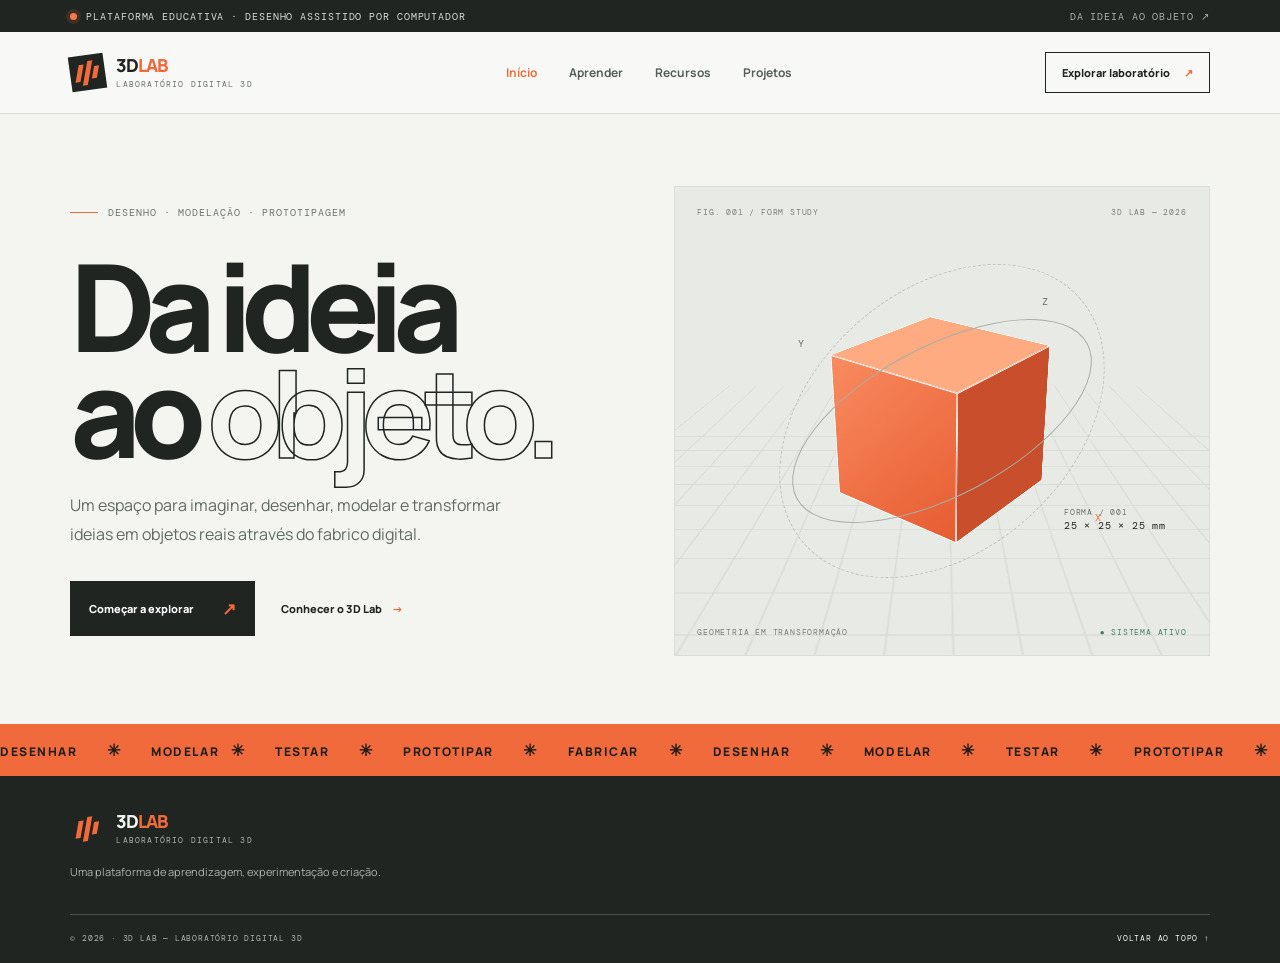
<file: index.html>
<!doctype html>
<html lang="pt-PT">
<head>
  <meta charset="utf-8">
  <meta name="viewport" content="width=device-width, initial-scale=1">
  <meta name="description" content="3D Lab — Laboratório Digital 3D. Aprender CAD, modelar, preparar e imprimir objetos 3D.">
  <meta name="theme-color" content="#f4f5f2">
  <title>3D Lab — Laboratório Digital 3D</title>
  <link rel="preconnect" href="https://fonts.googleapis.com">
  <link rel="preconnect" href="https://fonts.gstatic.com" crossorigin>
  <link href="https://fonts.googleapis.com/css2?family=DM+Mono:wght@400;500&family=Manrope:wght@400;500;600;700;800&display=swap" rel="stylesheet">
  <link rel="stylesheet" href="style.css">
</head>
<body>
  <div class="announcement">
    <span class="status-dot"></span>
    PLATAFORMA EDUCATIVA · DESENHO ASSISTIDO POR COMPUTADOR
    <span class="announcement-right">DA IDEIA AO OBJETO ↗</span>
  </div>

  <header class="site-header">
    <a class="brand" href="#inicio" aria-label="3D Lab — início">
      <span class="brand-mark"><span></span><span></span><span></span></span>
      <span class="brand-name">3D<span>LAB</span><small>LABORATÓRIO DIGITAL 3D</small></span>
    </a>
    <button class="menu-toggle" aria-label="Abrir menu" aria-expanded="false">☰</button>
    <nav class="main-nav" aria-label="Navegação principal">
      <a class="active" href="#inicio">Início</a>
      <a href="#percursos">Aprender</a>
      <a href="#recursos">Recursos</a>
      <a href="#sobre">Projetos</a>
    </nav>
    <a class="header-cta" href="#percursos">Explorar laboratório <span>↗</span></a>
  </header>

  <main>
    <section class="hero" id="inicio">
      <div class="hero-copy">
        <div class="eyebrow"><span class="eyebrow-line"></span> DESENHO · MODELAÇÃO · PROTOTIPAGEM</div>
        <h1>Da ideia<br>ao <span class="outline-word">objeto.</span></h1>
        <p class="hero-lead">Um espaço para imaginar, desenhar, modelar e transformar ideias em objetos reais através do fabrico digital.</p>
        <div class="hero-actions">
          <a class="button button-dark" href="#percursos">Começar a explorar <span>↗</span></a>
          <a class="text-link" href="#sobre">Conhecer o 3D Lab <span>→</span></a>
        </div>
      </div>
      <div class="hero-visual" aria-label="Composição gráfica de um objeto geométrico tridimensional">
        <div class="visual-topline"><span>FIG. 001 / FORM STUDY</span><span>3D LAB — 2026</span></div>
        <div class="grid-plane"></div>
        <div class="cube-wrap">
          <div class="cube">
            <div class="face front"></div><div class="face back"></div>
            <div class="face right"></div><div class="face left"></div>
            <div class="face top"></div><div class="face bottom"></div>
          </div>
          <div class="orbit orbit-one"></div><div class="orbit orbit-two"></div>
          <span class="axis-label axis-x">X</span><span class="axis-label axis-y">Y</span><span class="axis-label axis-z">Z</span>
          <span class="visual-callout">FORMA / 001<br><b>25 × 25 × 25 mm</b></span>
        </div>
        <div class="visual-bottomline"><span>GEOMETRIA EM TRANSFORMAÇÃO</span><span>● SISTEMA ATIVO</span></div>
      </div>
    </section>

    <section class="ticker" aria-label="Áreas de trabalho">
      <div>DESENHAR <span>✳</span> MODELAR<span>✳</span> TESTAR <span>✳</span> PROTOTIPAR <span>✳</span> FABRICAR <span>✳</span> DESENHAR <span>✳</span> MODELAR <span>✳</span> TESTAR <span>✳</span> PROTOTIPAR <span>✳</span> FABRICAR <span>✳</span></div>
    </section>
  <footer class="site-footer">
    <a class="brand footer-brand" href="#inicio"><span class="brand-mark"><span></span><span></span><span></span></span><span class="brand-name">3D<span>LAB</span><small>LABORATÓRIO DIGITAL 3D</small></span></a>
    <p>Uma plataforma de aprendizagem, experimentação e criação.</p>
    <div class="footer-bottom"><span>© 2026 · 3D LAB — LABORATÓRIO DIGITAL 3D</span><a href="#inicio">VOLTAR AO TOPO ↑</a></div>
  </footer>
  <script src="script.js"></script>
</body>
</html>
</file>
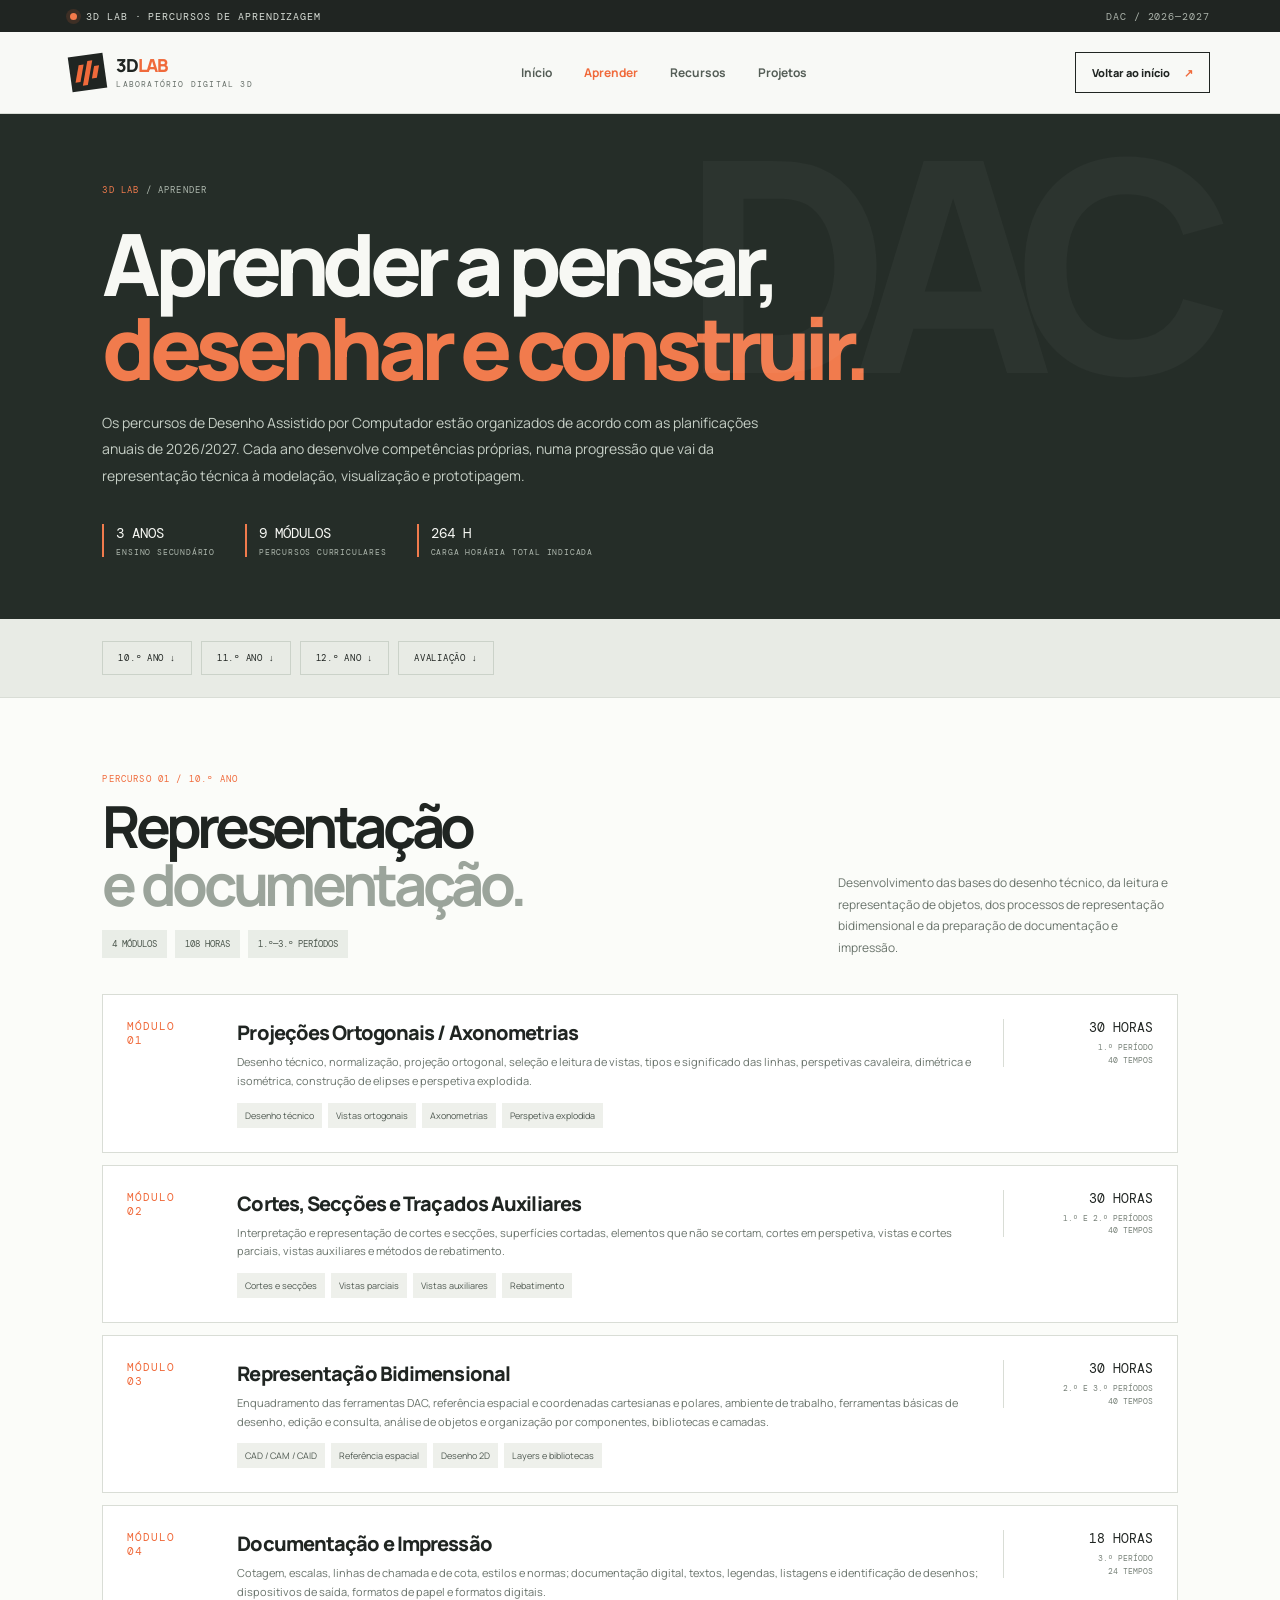
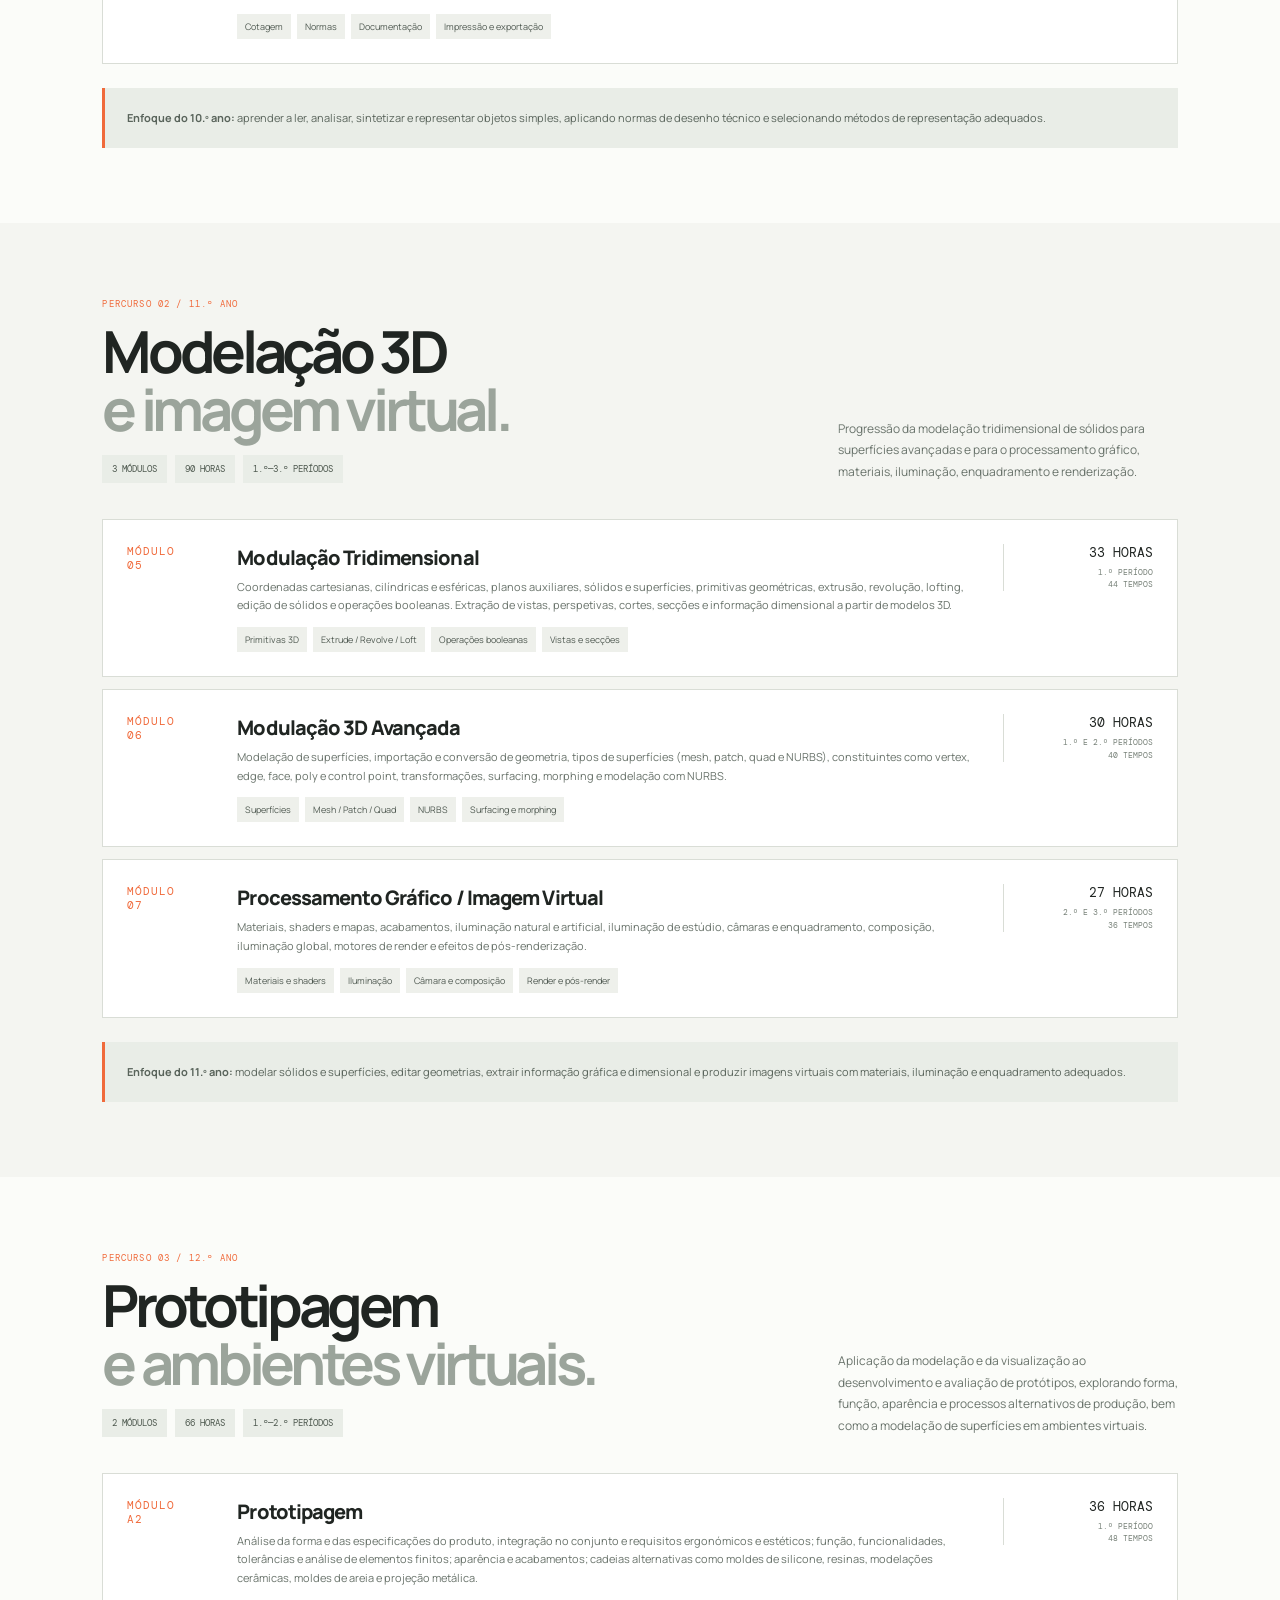
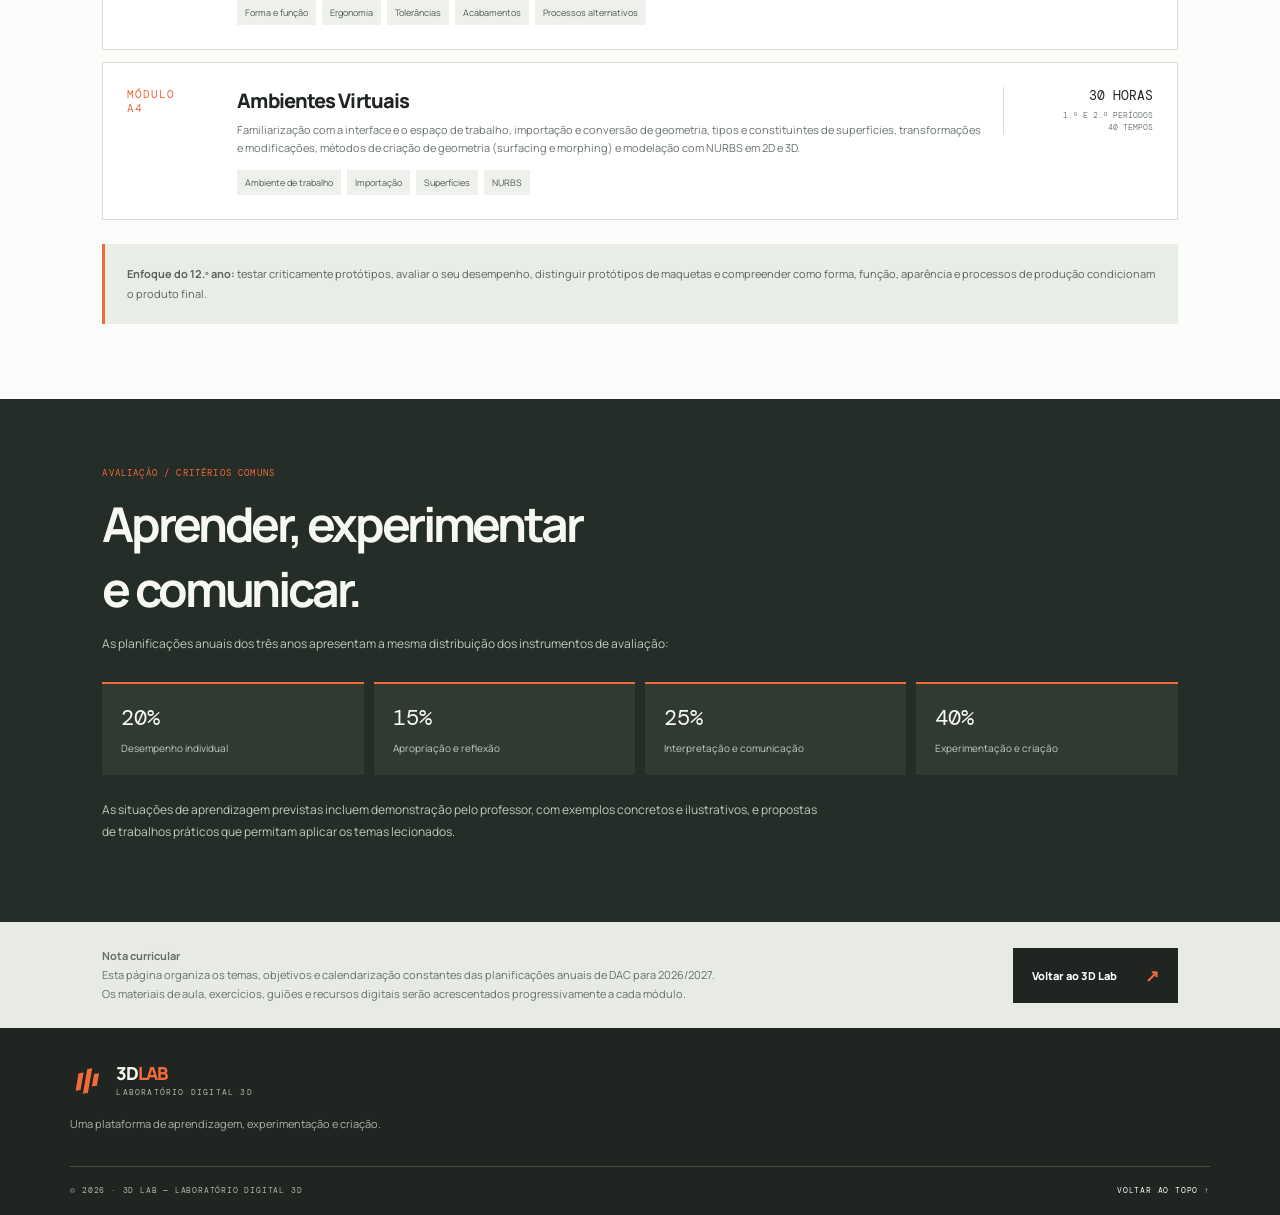
<file: pages/aprender.html>
<!doctype html>
<html lang="pt-PT">
<head>
<meta charset="utf-8">
<meta name="viewport" content="width=device-width, initial-scale=1">
<meta name="description" content="Percursos de aprendizagem de Desenho Assistido por Computador — 10.º, 11.º e 12.º anos.">
<meta name="theme-color" content="#f4f5f2">
<title>Aprender — Percursos DAC | 3D Lab</title>
<link rel="preconnect" href="https://fonts.googleapis.com">
<link rel="preconnect" href="https://fonts.gstatic.com" crossorigin>
<link href="https://fonts.googleapis.com/css2?family=DM+Mono:wght@400;500&family=Manrope:wght@400;500;600;700;800&display=swap" rel="stylesheet">
<link rel="stylesheet" href="../style.css">
<style>
.learn-hero{background:#252d28;color:#f7f8f4;padding:70px 8% 62px;position:relative;overflow:hidden}
.learn-hero:after{content:"DAC";position:absolute;right:6%;top:-55px;font-size:clamp(150px,23vw,300px);font-weight:800;letter-spacing:-.11em;color:#ffffff08;pointer-events:none}
.learn-crumb{font:9px var(--mono);letter-spacing:.13em;color:#aeb8ae;margin-bottom:25px}.learn-crumb a{color:#f17b4d}
.learn-hero h1{font-size:clamp(48px,7vw,86px);line-height:.98;letter-spacing:-.075em;margin:0 0 20px;max-width:900px}.learn-hero h1 span{color:#f17b4d}
.learn-lead{font-size:14px;line-height:1.9;color:#c5cec5;max-width:700px}
.learn-stats{display:flex;gap:30px;flex-wrap:wrap;margin-top:35px}.learn-stats div{border-left:2px solid #f17b4d;padding-left:12px}.learn-stats b{font:14px var(--mono);display:block}.learn-stats small{font:8px var(--mono);letter-spacing:.1em;color:#aeb8ae;display:block;margin-top:5px}
.year-nav{display:flex;gap:9px;flex-wrap:wrap;padding:22px 8%;background:#e8ebe5;border-bottom:1px solid #d9ddd6}.year-nav a{padding:10px 15px;border:1px solid #cbd2c9;font:9px var(--mono);letter-spacing:.08em}.year-nav a:hover{background:#252d28;color:white;border-color:#252d28}
.curriculum{padding:75px 8%;scroll-margin-top:20px}.curriculum:nth-of-type(even){background:#fbfcf9}
.year-heading{display:grid;grid-template-columns:1fr minmax(220px,340px);gap:35px;align-items:end;margin-bottom:36px}.year-kicker{font:9px var(--mono);letter-spacing:.13em;color:#f06a3b;margin-bottom:12px}.year-heading h2{font-size:clamp(36px,5vw,58px);letter-spacing:-.075em;line-height:1;margin:0}.year-heading h2 span{color:#9ba49b}.year-summary{font-size:12px;line-height:1.8;color:#69736b;margin:0}
.year-meta{display:flex;gap:8px;flex-wrap:wrap;margin-top:17px}.year-meta span{font:9px var(--mono);padding:8px 10px;background:#e9ede7;color:#4e594f}
.module-list{display:grid;gap:12px}
.curr-module{background:#fff;border:1px solid #d9ddd6;display:grid;grid-template-columns:90px minmax(0,1fr) 150px;gap:20px;padding:24px;align-items:start}
.curr-module:hover{border-color:#f06a3b}
.curr-number{font:11px var(--mono);color:#f06a3b;letter-spacing:.08em}
.curr-title{font-size:20px;font-weight:800;letter-spacing:-.045em;margin:0 0 7px}
.curr-focus{font-size:11px;line-height:1.7;color:#69736b;margin:0 0 12px}
.curr-topics{display:flex;gap:6px;flex-wrap:wrap}.curr-topics span{font-size:9px;padding:6px 8px;background:#eef0eb;color:#505a52}
.curr-time{text-align:right;border-left:1px solid #d9ddd6;padding-left:15px}.curr-time b{display:block;font:13px var(--mono)}.curr-time small{font:8px var(--mono);color:#778178;display:block;margin-top:5px;line-height:1.6}
.learn-note{padding:20px 22px;border-left:3px solid #f06a3b;background:#e9ede7;font-size:11px;line-height:1.8;color:#59645b;margin-top:24px}
.assessment{padding:68px 8%;background:#252d28;color:#f7f8f4}.assessment h2{font-size:clamp(30px,4vw,48px);letter-spacing:-.07em;margin:12px 0}.assessment>p{font-size:12px;line-height:1.8;color:#c1cac1;max-width:720px}
.assessment-grid{display:grid;grid-template-columns:repeat(4,1fr);gap:10px;margin-top:28px}.assessment-card{padding:19px;background:#303a33;border-top:2px solid #f06a3b}.assessment-card b{font:22px var(--mono);display:block}.assessment-card span{display:block;font-size:10px;line-height:1.6;color:#c2cbc2;margin-top:8px}
.learn-footer{padding:25px 8%;background:#e8ebe5;display:flex;align-items:center;justify-content:space-between;gap:20px}.learn-footer p{font-size:11px;line-height:1.7;color:#647067;margin:0;max-width:620px}
@media(max-width:800px){.curriculum{padding:60px 6%}.learn-hero{padding:58px 6%}.year-heading{grid-template-columns:1fr}.curr-module{grid-template-columns:60px 1fr;gap:12px}.curr-time{grid-column:2;text-align:left;border-left:0;border-top:1px solid #d9ddd6;padding:10px 0 0;display:flex;gap:15px;align-items:center}.assessment{padding:58px 6%}.assessment-grid{grid-template-columns:repeat(2,1fr)}}
@media(max-width:520px){.curr-module{padding:18px;grid-template-columns:1fr}.curr-time{grid-column:1}.assessment-grid{grid-template-columns:1fr 1fr}.learn-footer{align-items:flex-start;flex-direction:column}}
</style>
</head>
<body id="topo">
<div class="announcement"><span class="status-dot"></span> 3D LAB · PERCURSOS DE APRENDIZAGEM <span class="announcement-right">DAC / 2026—2027</span></div>
<header class="site-header">
<a class="brand" href="../index.html"><span class="brand-mark"><span></span><span></span><span></span></span><span class="brand-name">3D<span>LAB</span><small>LABORATÓRIO DIGITAL 3D</small></span></a>
<button class="menu-toggle" aria-label="Abrir menu" aria-expanded="false">☰</button>
<nav class="main-nav" aria-label="Navegação principal"><a href="../index.html">Início</a><a class="active" href="aprender.html">Aprender</a><a href="biblioteca.html">Recursos</a><a href="desafios.html">Projetos</a></nav>
<a class="header-cta" href="../index.html">Voltar ao início <span>↗</span></a>
</header>
<main>
<section class="learn-hero">
<div class="learn-crumb"><a href="../index.html">3D LAB</a> / APRENDER</div>
<h1>Aprender a pensar,<br><span>desenhar e construir.</span></h1>
<p class="learn-lead">Os percursos de Desenho Assistido por Computador estão organizados de acordo com as planificações anuais de 2026/2027. Cada ano desenvolve competências próprias, numa progressão que vai da representação técnica à modelação, visualização e prototipagem.</p>
<div class="learn-stats"><div><b>3 ANOS</b><small>ENSINO SECUNDÁRIO</small></div><div><b>9 MÓDULOS</b><small>PERCURSOS CURRICULARES</small></div><div><b>264 H</b><small>CARGA HORÁRIA TOTAL INDICADA</small></div></div>
</section>
<nav class="year-nav" aria-label="Aceder aos percursos por ano"><a href="#ano10">10.º ANO ↓</a><a href="#ano11">11.º ANO ↓</a><a href="#ano12">12.º ANO ↓</a><a href="#avaliacao">AVALIAÇÃO ↓</a></nav>

<section class="curriculum" id="ano10">
<div class="year-heading"><div><div class="year-kicker">PERCURSO 01 / 10.º ANO</div><h2>Representação<br><span>e documentação.</span></h2><div class="year-meta"><span>4 MÓDULOS</span><span>108 HORAS</span><span>1.º—3.º PERÍODOS</span></div></div><p class="year-summary">Desenvolvimento das bases do desenho técnico, da leitura e representação de objetos, dos processos de representação bidimensional e da preparação de documentação e impressão.</p></div>
<div class="module-list">
<article class="curr-module" id="10-m1"><div class="curr-number">MÓDULO<br>01</div><div><h3 class="curr-title">Projeções Ortogonais / Axonometrias</h3><p class="curr-focus">Desenho técnico, normalização, projeção ortogonal, seleção e leitura de vistas, tipos e significado das linhas, perspetivas cavaleira, dimétrica e isométrica, construção de elipses e perspetiva explodida.</p><div class="curr-topics"><span>Desenho técnico</span><span>Vistas ortogonais</span><span>Axonometrias</span><span>Perspetiva explodida</span></div></div><div class="curr-time"><b>30 HORAS</b><small>1.º PERÍODO<br>40 TEMPOS</small></div></article>
<article class="curr-module" id="10-m2"><div class="curr-number">MÓDULO<br>02</div><div><h3 class="curr-title">Cortes, Secções e Traçados Auxiliares</h3><p class="curr-focus">Interpretação e representação de cortes e secções, superfícies cortadas, elementos que não se cortam, cortes em perspetiva, vistas e cortes parciais, vistas auxiliares e métodos de rebatimento.</p><div class="curr-topics"><span>Cortes e secções</span><span>Vistas parciais</span><span>Vistas auxiliares</span><span>Rebatimento</span></div></div><div class="curr-time"><b>30 HORAS</b><small>1.º E 2.º PERÍODOS<br>40 TEMPOS</small></div></article>
<article class="curr-module" id="10-m3"><div class="curr-number">MÓDULO<br>03</div><div><h3 class="curr-title">Representação Bidimensional</h3><p class="curr-focus">Enquadramento das ferramentas DAC, referência espacial e coordenadas cartesianas e polares, ambiente de trabalho, ferramentas básicas de desenho, edição e consulta, análise de objetos e organização por componentes, bibliotecas e camadas.</p><div class="curr-topics"><span>CAD / CAM / CAID</span><span>Referência espacial</span><span>Desenho 2D</span><span>Layers e bibliotecas</span></div></div><div class="curr-time"><b>30 HORAS</b><small>2.º E 3.º PERÍODOS<br>40 TEMPOS</small></div></article>
<article class="curr-module" id="10-m4"><div class="curr-number">MÓDULO<br>04</div><div><h3 class="curr-title">Documentação e Impressão</h3><p class="curr-focus">Cotagem, escalas, linhas de chamada e de cota, estilos e normas; documentação digital, textos, legendas, listagens e identificação de desenhos; dispositivos de saída, formatos de papel e formatos digitais.</p><div class="curr-topics"><span>Cotagem</span><span>Normas</span><span>Documentação</span><span>Impressão e exportação</span></div></div><div class="curr-time"><b>18 HORAS</b><small>3.º PERÍODO<br>24 TEMPOS</small></div></article>
</div>
<div class="learn-note"><b>Enfoque do 10.º ano:</b> aprender a ler, analisar, sintetizar e representar objetos simples, aplicando normas de desenho técnico e selecionando métodos de representação adequados.</div>
</section>

<section class="curriculum" id="ano11">
<div class="year-heading"><div><div class="year-kicker">PERCURSO 02 / 11.º ANO</div><h2>Modelação 3D<br><span>e imagem virtual.</span></h2><div class="year-meta"><span>3 MÓDULOS</span><span>90 HORAS</span><span>1.º—3.º PERÍODOS</span></div></div><p class="year-summary">Progressão da modelação tridimensional de sólidos para superfícies avançadas e para o processamento gráfico, materiais, iluminação, enquadramento e renderização.</p></div>
<div class="module-list">
<article class="curr-module" id="11-m5"><div class="curr-number">MÓDULO<br>05</div><div><h3 class="curr-title">Modulação Tridimensional</h3><p class="curr-focus">Coordenadas cartesianas, cilíndricas e esféricas, planos auxiliares, sólidos e superfícies, primitivas geométricas, extrusão, revolução, lofting, edição de sólidos e operações booleanas. Extração de vistas, perspetivas, cortes, secções e informação dimensional a partir de modelos 3D.</p><div class="curr-topics"><span>Primitivas 3D</span><span>Extrude / Revolve / Loft</span><span>Operações booleanas</span><span>Vistas e secções</span></div></div><div class="curr-time"><b>33 HORAS</b><small>1.º PERÍODO<br>44 TEMPOS</small></div></article>
<article class="curr-module" id="11-m6"><div class="curr-number">MÓDULO<br>06</div><div><h3 class="curr-title">Modulação 3D Avançada</h3><p class="curr-focus">Modelação de superfícies, importação e conversão de geometria, tipos de superfícies (mesh, patch, quad e NURBS), constituintes como vertex, edge, face, poly e control point, transformações, surfacing, morphing e modelação com NURBS.</p><div class="curr-topics"><span>Superfícies</span><span>Mesh / Patch / Quad</span><span>NURBS</span><span>Surfacing e morphing</span></div></div><div class="curr-time"><b>30 HORAS</b><small>1.º E 2.º PERÍODOS<br>40 TEMPOS</small></div></article>
<article class="curr-module" id="11-m7"><div class="curr-number">MÓDULO<br>07</div><div><h3 class="curr-title">Processamento Gráfico / Imagem Virtual</h3><p class="curr-focus">Materiais, shaders e mapas, acabamentos, iluminação natural e artificial, iluminação de estúdio, câmaras e enquadramento, composição, iluminação global, motores de render e efeitos de pós-renderização.</p><div class="curr-topics"><span>Materiais e shaders</span><span>Iluminação</span><span>Câmara e composição</span><span>Render e pós-render</span></div></div><div class="curr-time"><b>27 HORAS</b><small>2.º E 3.º PERÍODOS<br>36 TEMPOS</small></div></article>
</div>
<div class="learn-note"><b>Enfoque do 11.º ano:</b> modelar sólidos e superfícies, editar geometrias, extrair informação gráfica e dimensional e produzir imagens virtuais com materiais, iluminação e enquadramento adequados.</div>
</section>

<section class="curriculum" id="ano12">
<div class="year-heading"><div><div class="year-kicker">PERCURSO 03 / 12.º ANO</div><h2>Prototipagem<br><span>e ambientes virtuais.</span></h2><div class="year-meta"><span>2 MÓDULOS</span><span>66 HORAS</span><span>1.º—2.º PERÍODOS</span></div></div><p class="year-summary">Aplicação da modelação e da visualização ao desenvolvimento e avaliação de protótipos, explorando forma, função, aparência e processos alternativos de produção, bem como a modelação de superfícies em ambientes virtuais.</p></div>
<div class="module-list">
<article class="curr-module" id="12-a2"><div class="curr-number">MÓDULO<br>A2</div><div><h3 class="curr-title">Prototipagem</h3><p class="curr-focus">Análise da forma e das especificações do produto, integração no conjunto e requisitos ergonómicos e estéticos; função, funcionalidades, tolerâncias e análise de elementos finitos; aparência e acabamentos; cadeias alternativas como moldes de silicone, resinas, modelações cerâmicas, moldes de areia e projeção metálica.</p><div class="curr-topics"><span>Forma e função</span><span>Ergonomia</span><span>Tolerâncias</span><span>Acabamentos</span><span>Processos alternativos</span></div></div><div class="curr-time"><b>36 HORAS</b><small>1.º PERÍODO<br>48 TEMPOS</small></div></article>
<article class="curr-module" id="12-a4"><div class="curr-number">MÓDULO<br>A4</div><div><h3 class="curr-title">Ambientes Virtuais</h3><p class="curr-focus">Familiarização com a interface e o espaço de trabalho, importação e conversão de geometria, tipos e constituintes de superfícies, transformações e modificações, métodos de criação de geometria (surfacing e morphing) e modelação com NURBS em 2D e 3D.</p><div class="curr-topics"><span>Ambiente de trabalho</span><span>Importação</span><span>Superfícies</span><span>NURBS</span></div></div><div class="curr-time"><b>30 HORAS</b><small>1.º E 2.º PERÍODOS<br>40 TEMPOS</small></div></article>
</div>
<div class="learn-note"><b>Enfoque do 12.º ano:</b> testar criticamente protótipos, avaliar o seu desempenho, distinguir protótipos de maquetas e compreender como forma, função, aparência e processos de produção condicionam o produto final.</div>
</section>

<section class="assessment" id="avaliacao">
<div class="year-kicker">AVALIAÇÃO / CRITÉRIOS COMUNS</div><h2>Aprender, experimentar<br>e comunicar.</h2><p>As planificações anuais dos três anos apresentam a mesma distribuição dos instrumentos de avaliação:</p>
<div class="assessment-grid">
<div class="assessment-card"><b>20%</b><span>Desempenho individual</span></div>
<div class="assessment-card"><b>15%</b><span>Apropriação e reflexão</span></div>
<div class="assessment-card"><b>25%</b><span>Interpretação e comunicação</span></div>
<div class="assessment-card"><b>40%</b><span>Experimentação e criação</span></div>
</div>
<p style="margin-top:24px">As situações de aprendizagem previstas incluem demonstração pelo professor, com exemplos concretos e ilustrativos, e propostas de trabalhos práticos que permitam aplicar os temas lecionados.</p>
</section>
<section class="learn-footer"><p><b>Nota curricular</b><br>Esta página organiza os temas, objetivos e calendarização constantes das planificações anuais de DAC para 2026/2027. Os materiais de aula, exercícios, guiões e recursos digitais serão acrescentados progressivamente a cada módulo.</p><a class="button button-dark" href="../index.html">Voltar ao 3D Lab <span>↗</span></a></section>
</main>
<footer class="site-footer"><a class="brand footer-brand" href="../index.html"><span class="brand-mark"><span></span><span></span><span></span></span><span class="brand-name">3D<span>LAB</span><small>LABORATÓRIO DIGITAL 3D</small></span></a><p>Uma plataforma de aprendizagem, experimentação e criação.</p><div class="footer-bottom"><span>© 2026 · 3D LAB — LABORATÓRIO DIGITAL 3D</span><a href="#topo">VOLTAR AO TOPO ↑</a></div></footer>
<script>
const toggle=document.querySelector(".menu-toggle"),nav=document.querySelector(".main-nav");
if(toggle&&nav){toggle.addEventListener("click",()=>{const open=nav.classList.toggle("open");toggle.setAttribute("aria-expanded",String(open));toggle.textContent=open?"×":"☰"});nav.querySelectorAll("a").forEach(a=>a.addEventListener("click",()=>{nav.classList.remove("open");toggle.setAttribute("aria-expanded","false");toggle.textContent="☰"}))}
</script>
</body>
</html>
</file>
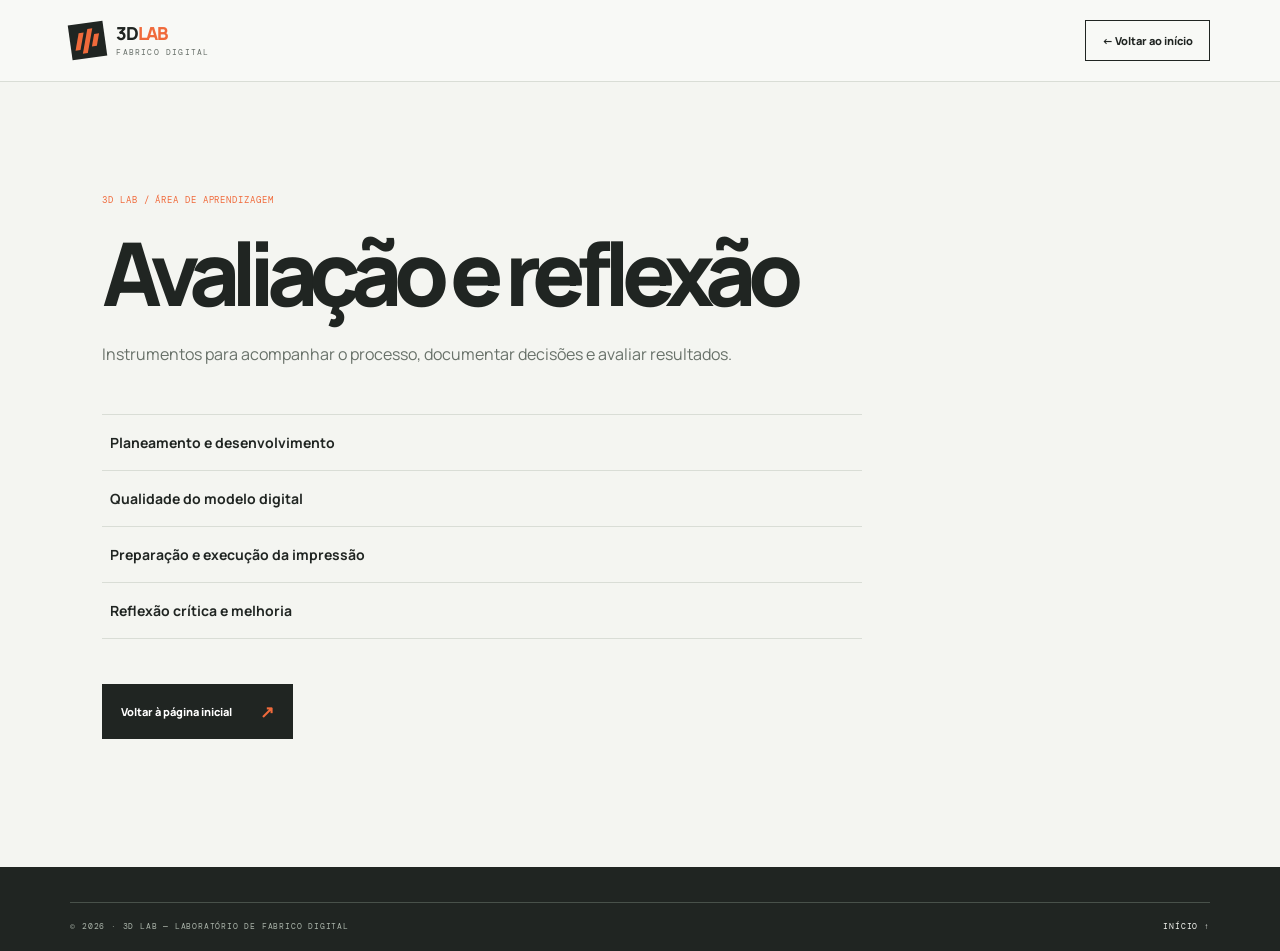
<file: pages/avaliacao.html>
<!doctype html>
<html lang="pt-PT"><head><meta charset="utf-8"><meta name="viewport" content="width=device-width, initial-scale=1"><title>Avaliação e reflexão — 3D Lab</title><link rel="stylesheet" href="../style.css"></head>
<body><header class="site-header"><a class="brand" href="../index.html"><span class="brand-mark"><span></span><span></span><span></span></span><span class="brand-name">3D<span>LAB</span><small>FABRICO DIGITAL</small></span></a><a class="header-cta" href="../index.html">← Voltar ao início</a></header>
<main class="section" style="min-height:65vh"><div class="section-kicker">3D LAB / ÁREA DE APRENDIZAGEM</div><h1 style="font-size:clamp(48px,8vw,88px);margin:28px 0">Avaliação e reflexão</h1><p style="max-width:650px;line-height:1.9;color:#687169">Instrumentos para acompanhar o processo, documentar decisões e avaliar resultados.</p><div style="max-width:760px;margin-top:45px;border-top:1px solid #d9ddd6"><ul><li>Planeamento e desenvolvimento</li>
<li>Qualidade do modelo digital</li>
<li>Preparação e execução da impressão</li>
<li>Reflexão crítica e melhoria</li></ul></div><p style="margin-top:45px"><a class="button button-dark" href="../index.html">Voltar à página inicial <span>↗</span></a></p></main><footer class="site-footer"><div class="footer-bottom"><span>© 2026 · 3D LAB — LABORATÓRIO DE FABRICO DIGITAL</span><a href="../index.html">INÍCIO ↑</a></div></footer></body></html>
</file>
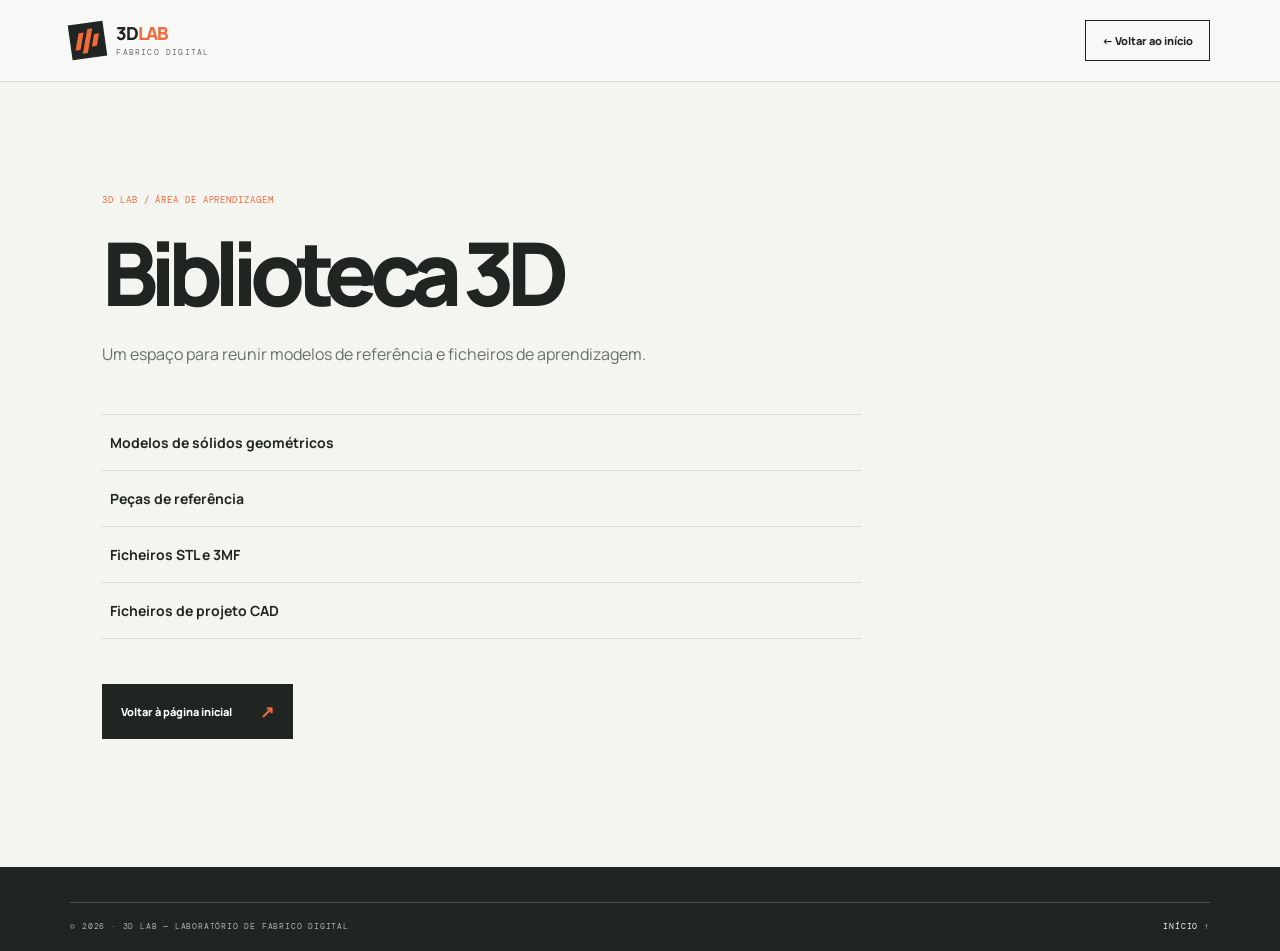
<file: pages/biblioteca.html>
<!doctype html>
<html lang="pt-PT"><head><meta charset="utf-8"><meta name="viewport" content="width=device-width, initial-scale=1"><title>Biblioteca 3D — 3D Lab</title><link rel="stylesheet" href="../style.css"></head>
<body><header class="site-header"><a class="brand" href="../index.html"><span class="brand-mark"><span></span><span></span><span></span></span><span class="brand-name">3D<span>LAB</span><small>FABRICO DIGITAL</small></span></a><a class="header-cta" href="../index.html">← Voltar ao início</a></header>
<main class="section" style="min-height:65vh"><div class="section-kicker">3D LAB / ÁREA DE APRENDIZAGEM</div><h1 style="font-size:clamp(48px,8vw,88px);margin:28px 0">Biblioteca 3D</h1><p style="max-width:650px;line-height:1.9;color:#687169">Um espaço para reunir modelos de referência e ficheiros de aprendizagem.</p><div style="max-width:760px;margin-top:45px;border-top:1px solid #d9ddd6"><ul><li>Modelos de sólidos geométricos</li>
<li>Peças de referência</li>
<li>Ficheiros STL e 3MF</li>
<li>Ficheiros de projeto CAD</li></ul></div><p style="margin-top:45px"><a class="button button-dark" href="../index.html">Voltar à página inicial <span>↗</span></a></p></main><footer class="site-footer"><div class="footer-bottom"><span>© 2026 · 3D LAB — LABORATÓRIO DE FABRICO DIGITAL</span><a href="../index.html">INÍCIO ↑</a></div></footer></body></html>
</file>
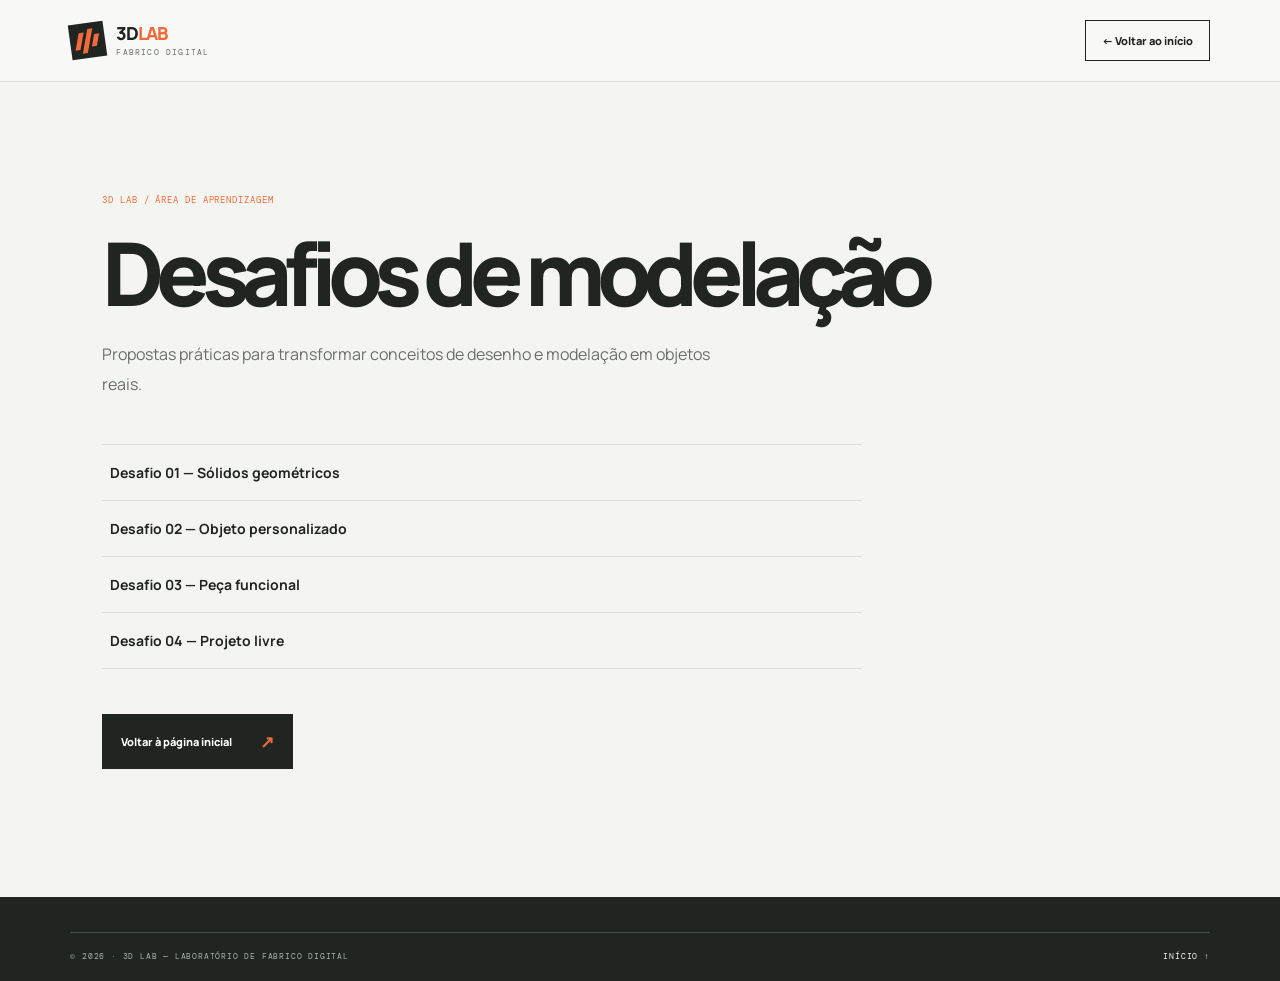
<file: pages/desafios.html>
<!doctype html>
<html lang="pt-PT"><head><meta charset="utf-8"><meta name="viewport" content="width=device-width, initial-scale=1"><title>Desafios de modelação — 3D Lab</title><link rel="stylesheet" href="../style.css"></head>
<body><header class="site-header"><a class="brand" href="../index.html"><span class="brand-mark"><span></span><span></span><span></span></span><span class="brand-name">3D<span>LAB</span><small>FABRICO DIGITAL</small></span></a><a class="header-cta" href="../index.html">← Voltar ao início</a></header>
<main class="section" style="min-height:65vh"><div class="section-kicker">3D LAB / ÁREA DE APRENDIZAGEM</div><h1 style="font-size:clamp(48px,8vw,88px);margin:28px 0">Desafios de modelação</h1><p style="max-width:650px;line-height:1.9;color:#687169">Propostas práticas para transformar conceitos de desenho e modelação em objetos reais.</p><div style="max-width:760px;margin-top:45px;border-top:1px solid #d9ddd6"><ul><li>Desafio 01 — Sólidos geométricos</li>
<li>Desafio 02 — Objeto personalizado</li>
<li>Desafio 03 — Peça funcional</li>
<li>Desafio 04 — Projeto livre</li></ul></div><p style="margin-top:45px"><a class="button button-dark" href="../index.html">Voltar à página inicial <span>↗</span></a></p></main><footer class="site-footer"><div class="footer-bottom"><span>© 2026 · 3D LAB — LABORATÓRIO DE FABRICO DIGITAL</span><a href="../index.html">INÍCIO ↑</a></div></footer></body></html>
</file>
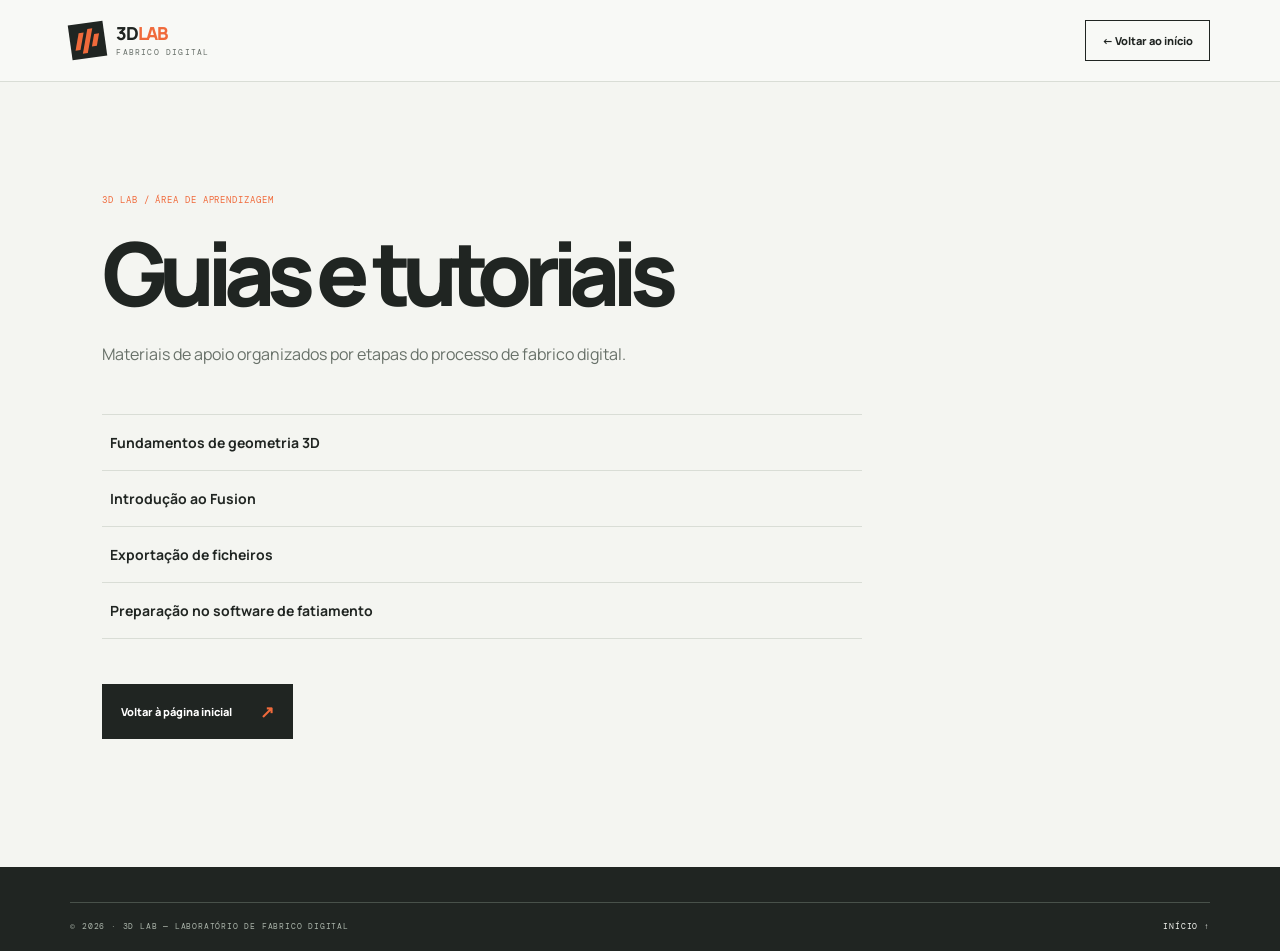
<file: pages/guias.html>
<!doctype html>
<html lang="pt-PT"><head><meta charset="utf-8"><meta name="viewport" content="width=device-width, initial-scale=1"><title>Guias e tutoriais — 3D Lab</title><link rel="stylesheet" href="../style.css"></head>
<body><header class="site-header"><a class="brand" href="../index.html"><span class="brand-mark"><span></span><span></span><span></span></span><span class="brand-name">3D<span>LAB</span><small>FABRICO DIGITAL</small></span></a><a class="header-cta" href="../index.html">← Voltar ao início</a></header>
<main class="section" style="min-height:65vh"><div class="section-kicker">3D LAB / ÁREA DE APRENDIZAGEM</div><h1 style="font-size:clamp(48px,8vw,88px);margin:28px 0">Guias e tutoriais</h1><p style="max-width:650px;line-height:1.9;color:#687169">Materiais de apoio organizados por etapas do processo de fabrico digital.</p><div style="max-width:760px;margin-top:45px;border-top:1px solid #d9ddd6"><ul><li>Fundamentos de geometria 3D</li>
<li>Introdução ao Fusion</li>
<li>Exportação de ficheiros</li>
<li>Preparação no software de fatiamento</li></ul></div><p style="margin-top:45px"><a class="button button-dark" href="../index.html">Voltar à página inicial <span>↗</span></a></p></main><footer class="site-footer"><div class="footer-bottom"><span>© 2026 · 3D LAB — LABORATÓRIO DE FABRICO DIGITAL</span><a href="../index.html">INÍCIO ↑</a></div></footer></body></html>
</file>
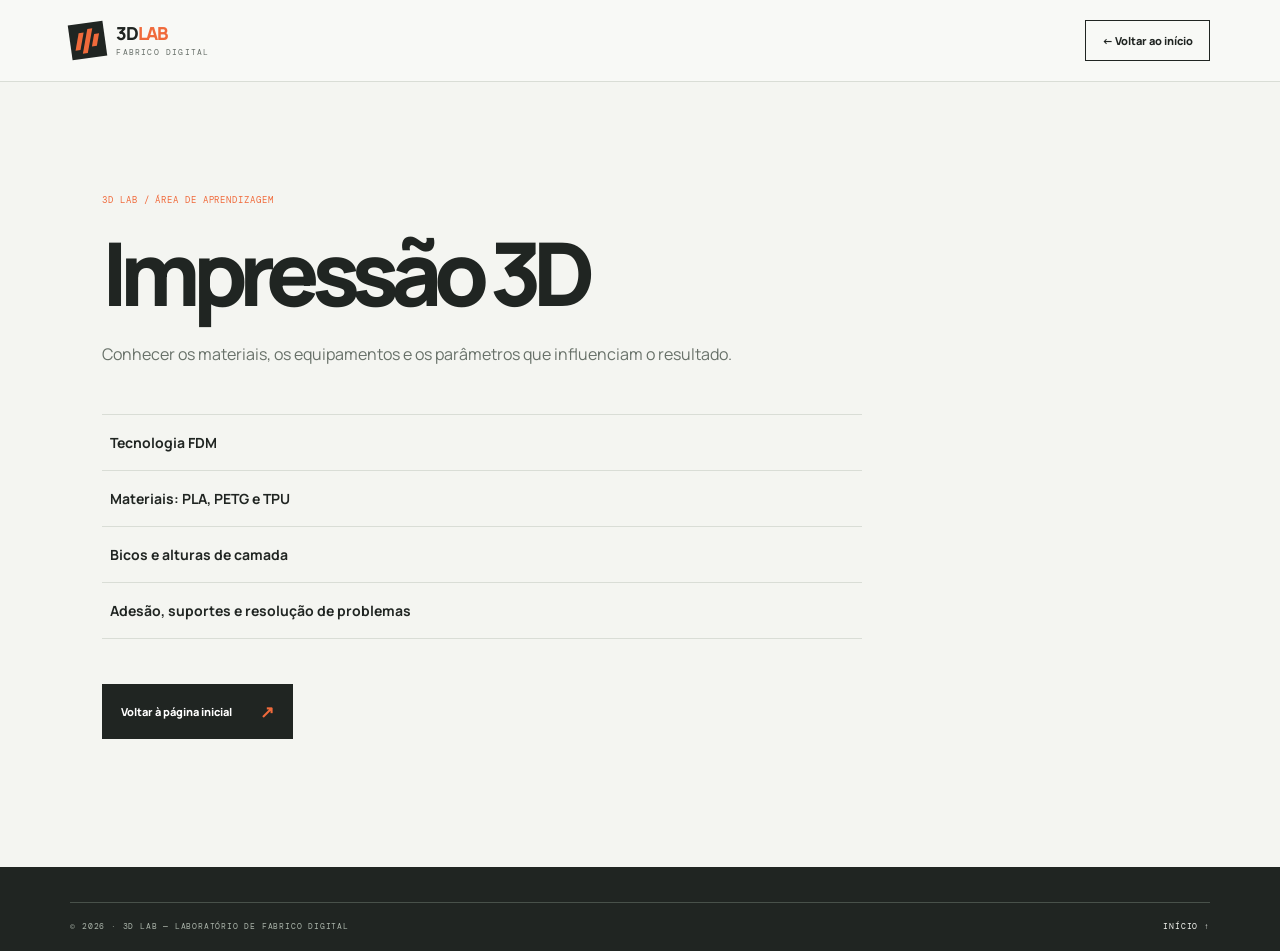
<file: pages/impressao.html>
<!doctype html>
<html lang="pt-PT"><head><meta charset="utf-8"><meta name="viewport" content="width=device-width, initial-scale=1"><title>Impressão 3D — 3D Lab</title><link rel="stylesheet" href="../style.css"></head>
<body><header class="site-header"><a class="brand" href="../index.html"><span class="brand-mark"><span></span><span></span><span></span></span><span class="brand-name">3D<span>LAB</span><small>FABRICO DIGITAL</small></span></a><a class="header-cta" href="../index.html">← Voltar ao início</a></header>
<main class="section" style="min-height:65vh"><div class="section-kicker">3D LAB / ÁREA DE APRENDIZAGEM</div><h1 style="font-size:clamp(48px,8vw,88px);margin:28px 0">Impressão 3D</h1><p style="max-width:650px;line-height:1.9;color:#687169">Conhecer os materiais, os equipamentos e os parâmetros que influenciam o resultado.</p><div style="max-width:760px;margin-top:45px;border-top:1px solid #d9ddd6"><ul><li>Tecnologia FDM</li>
<li>Materiais: PLA, PETG e TPU</li>
<li>Bicos e alturas de camada</li>
<li>Adesão, suportes e resolução de problemas</li></ul></div><p style="margin-top:45px"><a class="button button-dark" href="../index.html">Voltar à página inicial <span>↗</span></a></p></main><footer class="site-footer"><div class="footer-bottom"><span>© 2026 · 3D LAB — LABORATÓRIO DE FABRICO DIGITAL</span><a href="../index.html">INÍCIO ↑</a></div></footer></body></html>
</file>
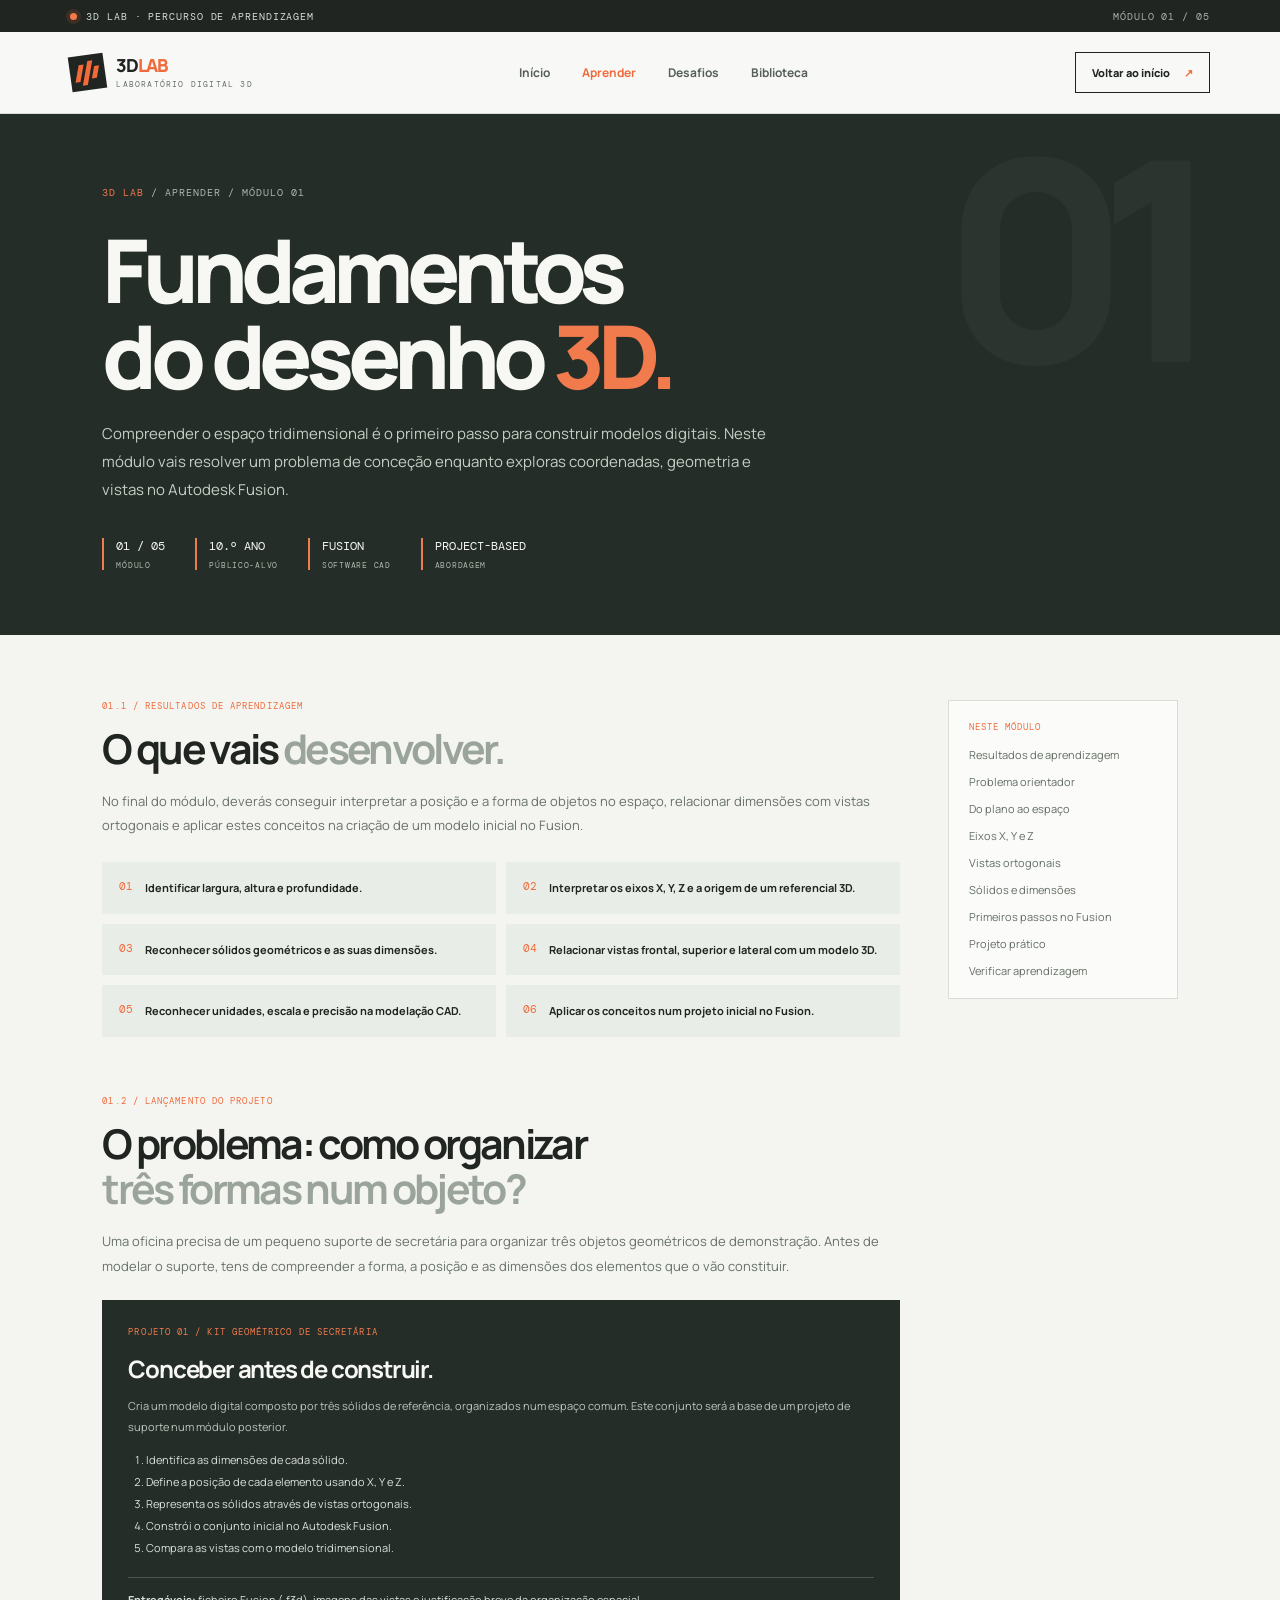
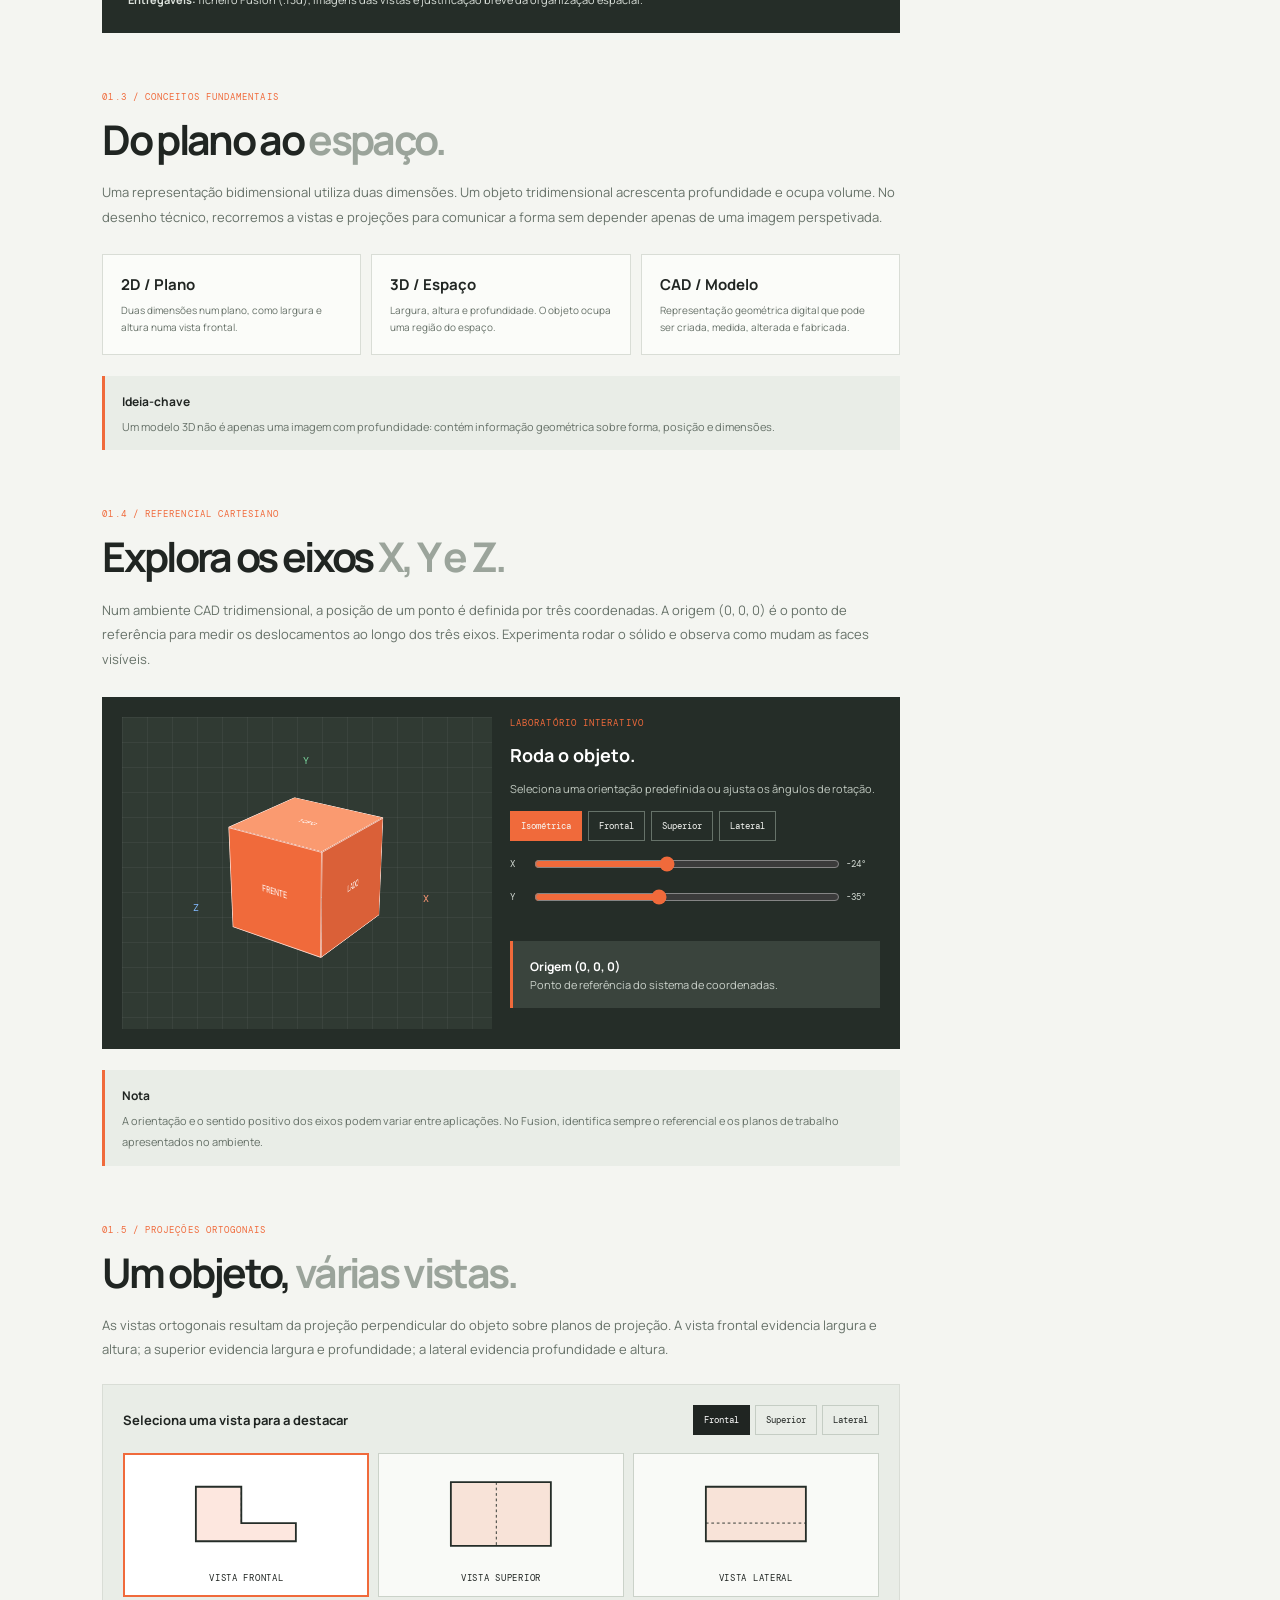
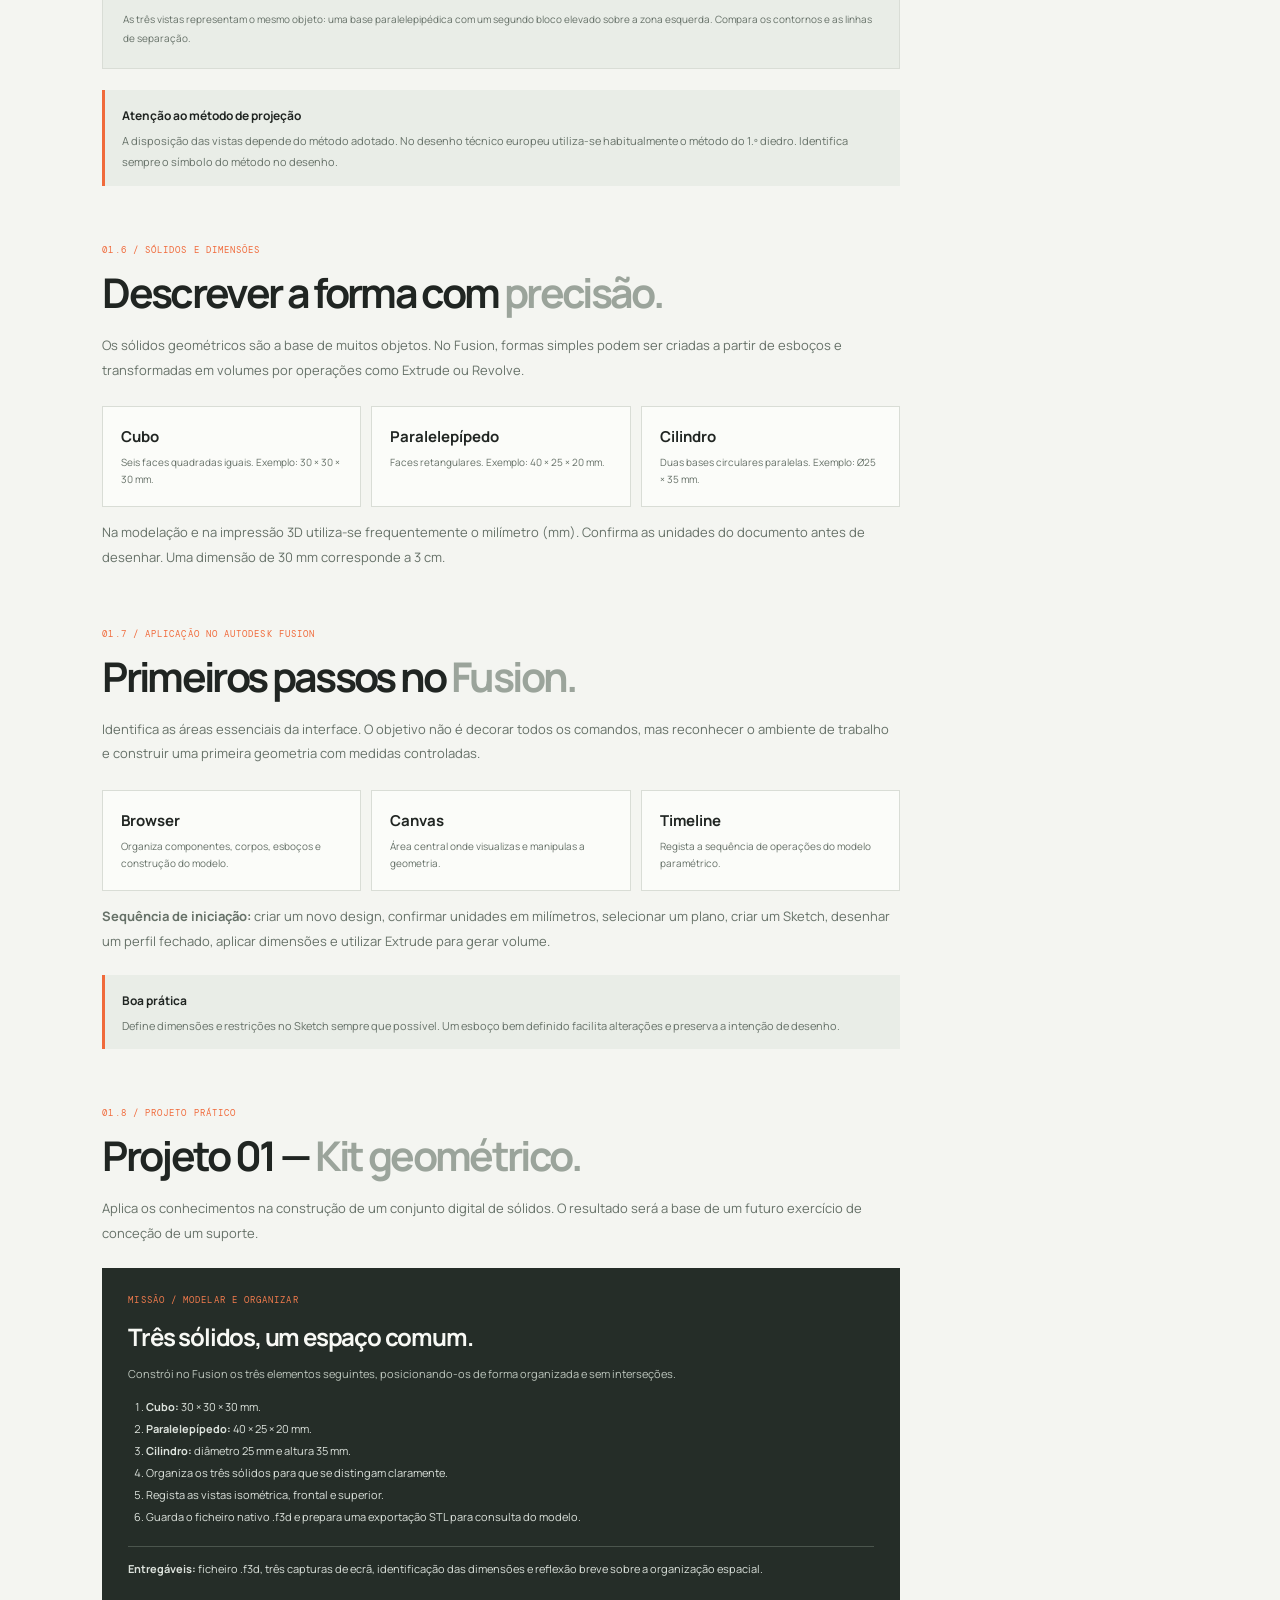
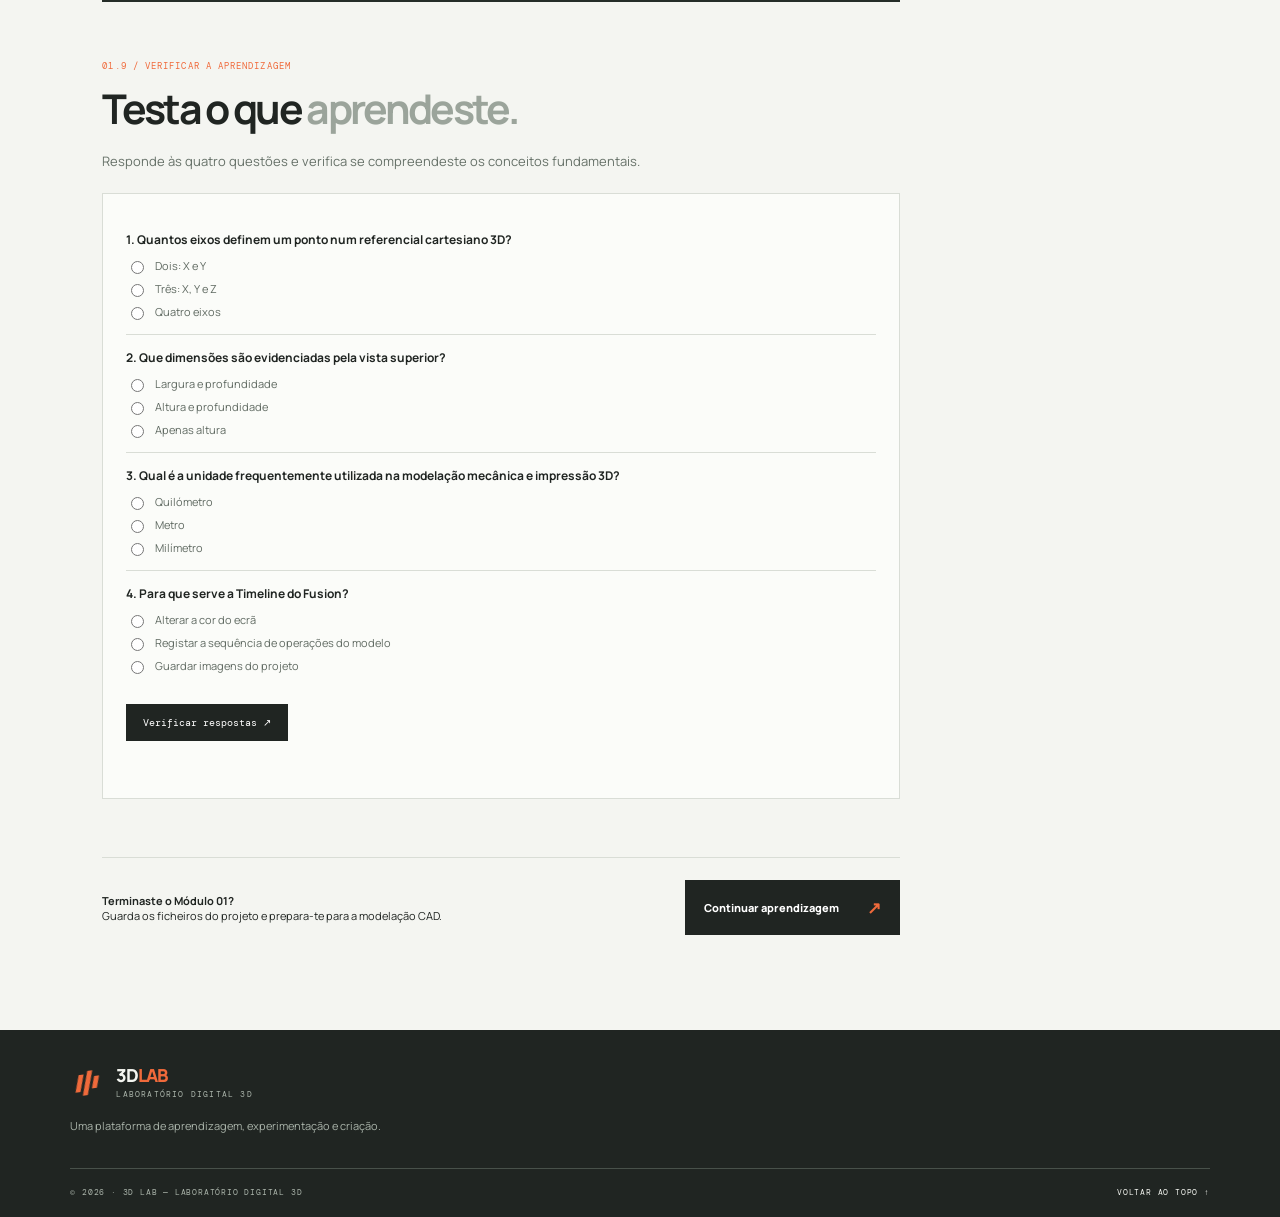
<file: pages/modulo-01.html>
<!doctype html>
<html lang="pt-PT">
<head>
<meta charset="utf-8"><meta name="viewport" content="width=device-width, initial-scale=1">
<meta name="description" content="Módulo 01 do 3D Lab: fundamentos do desenho 3D para aprender modelação no Autodesk Fusion.">
<meta name="theme-color" content="#f4f5f2">
<title>Módulo 01 — Fundamentos do desenho 3D | 3D Lab</title>
<link rel="preconnect" href="https://fonts.googleapis.com"><link rel="preconnect" href="https://fonts.gstatic.com" crossorigin>
<link href="https://fonts.googleapis.com/css2?family=DM+Mono:wght@400;500&family=Manrope:wght@400;500;600;700;800&display=swap" rel="stylesheet">
<link rel="stylesheet" href="../style.css">
<style>
.lesson-hero{padding:72px 8% 65px;background:#252d28;color:#f7f8f4;position:relative;overflow:hidden}.lesson-hero:after{content:"01";position:absolute;right:7%;top:-50px;font-size:280px;font-weight:800;letter-spacing:-.12em;color:#ffffff08}
.lesson-crumb{font:10px var(--mono);letter-spacing:.1em;color:#aeb8ae;margin-bottom:27px}.lesson-crumb a{color:#f17b4d}.lesson-hero h1{font-size:clamp(48px,7vw,88px);line-height:.98;letter-spacing:-.075em;margin:0 0 22px;max-width:850px}.lesson-hero h1 span{color:#f17b4d}.lesson-lead{max-width:680px;color:#c5cec5;font-size:15px;line-height:1.85}
.lesson-meta{display:flex;gap:30px;flex-wrap:wrap;margin-top:34px}.lesson-meta div{border-left:2px solid #f17b4d;padding-left:12px}.lesson-meta b{display:block;font:12px var(--mono)}.lesson-meta small{display:block;font:8px var(--mono);letter-spacing:.09em;color:#aeb8ae;margin-top:6px}
.lesson-layout{display:grid;grid-template-columns:minmax(0,1fr) 230px;gap:48px;padding:65px 8% 95px;max-width:1450px;margin:auto}.lesson-aside{position:sticky;top:105px;align-self:start;border:1px solid var(--line);padding:20px;background:#fbfcf9}.aside-title,.lesson-kicker{font:9px var(--mono);letter-spacing:.12em;color:var(--orange);margin-bottom:14px}.aside-nav{display:grid;gap:12px}.aside-nav a{font-size:11px;color:#626c64}.aside-nav a:hover{color:var(--orange)}
.lesson-block{margin-bottom:58px;scroll-margin-top:105px}.lesson-block h2{font-size:clamp(28px,3.2vw,41px);letter-spacing:-.065em;line-height:1.1;margin:0 0 18px}.lesson-block h2 span{color:#9ba49b}.lesson-block p{font-size:13px;line-height:1.9;color:#667168;max-width:820px}
.objective-grid,.concept-grid{display:grid;grid-template-columns:repeat(2,1fr);gap:10px;margin-top:24px}.objective{padding:17px;background:#e9ede7;display:flex;gap:12px}.objective b{font:11px var(--mono);color:var(--orange)}.objective span{font-size:11px;line-height:1.6;font-weight:700}
.concept-grid{grid-template-columns:repeat(3,1fr)}.concept-card{background:#fbfcf9;border:1px solid var(--line);padding:18px}.concept-card strong{font-size:15px}.concept-card p{font-size:10px;line-height:1.7;margin:7px 0 0}
.definition{border-left:3px solid var(--orange);padding:13px 17px;background:#e9ede7;margin:21px 0}.definition b{font-size:12px}.definition p{font-size:11px;margin:6px 0 0}
.project-brief{background:#252d28;color:#f7f8f4;padding:26px;margin-top:22px}.project-brief .lesson-kicker{color:#f17b4d}.project-brief h3{font-size:24px;letter-spacing:-.05em;margin:0 0 10px}.project-brief p{color:#bdc6bd;font-size:11px}.project-brief ol{padding-left:18px;color:#dce2dc;font-size:11px;line-height:2}.deliverables{border-top:1px solid #4b554d;margin-top:18px;padding-top:14px;font-size:11px;color:#dce2dc}
.axis-lab{display:grid;grid-template-columns:1fr 1fr;gap:18px;margin-top:25px;background:#252d28;padding:20px;color:white}.axis-stage{min-height:285px;display:grid;place-items:center;position:relative;background-color:#303a33;background-image:linear-gradient(#ffffff0c 1px,transparent 1px),linear-gradient(90deg,#ffffff0c 1px,transparent 1px);background-size:25px 25px;perspective:800px;overflow:hidden}
.axis-cube{width:108px;height:108px;position:relative;transform-style:preserve-3d;transform:rotateX(-24deg) rotateY(-35deg);transition:transform .18s}.axis-face{position:absolute;width:108px;height:108px;border:1px solid #ffffffaa;background:#f06a3bba;display:grid;place-items:center;font:9px var(--mono);color:white}.axis-front{transform:translateZ(54px);background:#f06a3b}.axis-back{transform:rotateY(180deg) translateZ(54px);background:#c6502c}.axis-right{transform:rotateY(90deg) translateZ(54px);background:#da6038}.axis-left{transform:rotateY(-90deg) translateZ(54px);background:#b94a2a}.axis-top{transform:rotateX(90deg) translateZ(54px);background:#fa9a70}.axis-bottom{transform:rotateX(-90deg) translateZ(54px);background:#a64025}
.axis-tag{position:absolute;font:10px var(--mono)}.axis-tag.x{right:17%;top:56%;color:#ff9875}.axis-tag.y{left:49%;top:12%;color:#7bd69e}.axis-tag.z{left:19%;top:59%;color:#83baff}.axis-controls{display:flex;flex-direction:column;justify-content:center;gap:13px}.axis-controls h3{font-size:18px;margin:0}.axis-controls p{font-size:11px;color:#c0c9c0;line-height:1.7;margin:0}
.control-row{display:flex;gap:6px;flex-wrap:wrap}.control-row button,.view-buttons button{border:1px solid #667269;background:transparent;color:#f7f8f4;padding:8px 10px;font:9px var(--mono);cursor:pointer}.control-row button.active,.control-row button:hover{background:var(--orange);border-color:var(--orange)}.slider-line{display:grid;grid-template-columns:14px 1fr 34px;gap:8px;align-items:center;font:9px var(--mono);color:#d4dbd4}.slider-line input{width:100%;accent-color:var(--orange)}
.view-panel{background:#e9ede7;border:1px solid var(--line);padding:20px;margin-top:22px}.view-head{display:flex;justify-content:space-between;align-items:center;gap:12px;flex-wrap:wrap}.view-head strong{font-size:13px}.view-buttons{display:flex;gap:5px;flex-wrap:wrap}.view-buttons button{color:var(--ink);border-color:#c5cdc4}.view-buttons button.active,.view-buttons button:hover{background:var(--ink);border-color:var(--ink);color:white}.projection-canvas{margin-top:18px;display:grid;grid-template-columns:repeat(3,1fr);gap:9px}.projection{background:#f9faf7;border:1px solid #cbd2c9;padding:10px;text-align:center;min-height:142px}.projection svg{width:100%;height:100px;display:block}.projection b{font:9px var(--mono);letter-spacing:.08em}.projection-note{font-size:10px!important;margin:13px 0 0!important}
.quiz{border:1px solid var(--line);background:#fbfcf9;padding:23px;margin-top:20px}.quiz-question{padding:14px 0;border-bottom:1px solid var(--line)}.quiz-question:last-of-type{border:0}.quiz-question strong{display:block;font-size:12px;margin-bottom:10px}.quiz-options{display:grid;gap:7px}.quiz-options label{font-size:11px;color:#606a62;display:flex;gap:8px}.quiz-options input{accent-color:var(--orange)}.quiz-submit{border:0;background:var(--ink);color:white;padding:12px 17px;font:10px var(--mono);cursor:pointer;margin-top:16px}.quiz-submit:hover{background:var(--orange)}.quiz-result{font-size:12px;font-weight:700;margin:14px 0 0;min-height:20px}
.lesson-end{border-top:1px solid var(--line);padding-top:22px;display:flex;align-items:center;justify-content:space-between;gap:20px}.lesson-end p{font-size:11px;margin:0}
@media(max-width:850px){.lesson-layout{grid-template-columns:1fr;gap:25px;padding:50px 6% 70px}.lesson-aside{position:static;order:-1}.aside-nav{display:flex;flex-wrap:wrap;gap:12px 18px}.lesson-hero{padding:55px 6%}.axis-lab{grid-template-columns:1fr}}
@media(max-width:560px){.objective-grid,.concept-grid,.projection-canvas{grid-template-columns:1fr}.lesson-meta{gap:15px}.lesson-end{align-items:flex-start;flex-direction:column}}
</style>
</head>
<body>
<div class="announcement"><span class="status-dot"></span> 3D LAB · PERCURSO DE APRENDIZAGEM <span class="announcement-right">MÓDULO 01 / 05</span></div>
<header class="site-header"><a class="brand" href="../index.html"><span class="brand-mark"><span></span><span></span><span></span></span><span class="brand-name">3D<span>LAB</span><small>LABORATÓRIO DIGITAL 3D</small></span></a><nav class="main-nav" aria-label="Navegação principal"><a href="../index.html">Início</a><a class="active" href="#objetivos">Aprender</a><a href="desafios.html">Desafios</a><a href="biblioteca.html">Biblioteca</a></nav><a class="header-cta" href="../index.html">Voltar ao início <span>↗</span></a></header>
<main>
<section class="lesson-hero"><div class="lesson-crumb"><a href="../index.html">3D LAB</a> / APRENDER / MÓDULO 01</div><h1>Fundamentos<br>do desenho <span>3D.</span></h1><p class="lesson-lead">Compreender o espaço tridimensional é o primeiro passo para construir modelos digitais. Neste módulo vais resolver um problema de conceção enquanto exploras coordenadas, geometria e vistas no Autodesk Fusion.</p><div class="lesson-meta"><div><b>01 / 05</b><small>MÓDULO</small></div><div><b>10.º ANO</b><small>PÚBLICO-ALVO</small></div><div><b>FUSION</b><small>SOFTWARE CAD</small></div><div><b>PROJECT-BASED</b><small>ABORDAGEM</small></div></div></section>
<div class="lesson-layout"><article>
<section class="lesson-block" id="objetivos"><div class="lesson-kicker">01.1 / RESULTADOS DE APRENDIZAGEM</div><h2>O que vais <span>desenvolver.</span></h2><p>No final do módulo, deverás conseguir interpretar a posição e a forma de objetos no espaço, relacionar dimensões com vistas ortogonais e aplicar estes conceitos na criação de um modelo inicial no Fusion.</p><div class="objective-grid"><div class="objective"><b>01</b><span>Identificar largura, altura e profundidade.</span></div><div class="objective"><b>02</b><span>Interpretar os eixos X, Y, Z e a origem de um referencial 3D.</span></div><div class="objective"><b>03</b><span>Reconhecer sólidos geométricos e as suas dimensões.</span></div><div class="objective"><b>04</b><span>Relacionar vistas frontal, superior e lateral com um modelo 3D.</span></div><div class="objective"><b>05</b><span>Reconhecer unidades, escala e precisão na modelação CAD.</span></div><div class="objective"><b>06</b><span>Aplicar os conceitos num projeto inicial no Fusion.</span></div></div></section>
<section class="lesson-block" id="problema"><div class="lesson-kicker">01.2 / LANÇAMENTO DO PROJETO</div><h2>O problema: como organizar<br><span>três formas num objeto?</span></h2><p>Uma oficina precisa de um pequeno suporte de secretária para organizar três objetos geométricos de demonstração. Antes de modelar o suporte, tens de compreender a forma, a posição e as dimensões dos elementos que o vão constituir.</p><div class="project-brief"><div class="lesson-kicker">PROJETO 01 / KIT GEOMÉTRICO DE SECRETÁRIA</div><h3>Conceber antes de construir.</h3><p>Cria um modelo digital composto por três sólidos de referência, organizados num espaço comum. Este conjunto será a base de um projeto de suporte num módulo posterior.</p><ol><li>Identifica as dimensões de cada sólido.</li><li>Define a posição de cada elemento usando X, Y e Z.</li><li>Representa os sólidos através de vistas ortogonais.</li><li>Constrói o conjunto inicial no Autodesk Fusion.</li><li>Compara as vistas com o modelo tridimensional.</li></ol><div class="deliverables"><b>Entregáveis:</b> ficheiro Fusion (.f3d), imagens das vistas e justificação breve da organização espacial.</div></div></section>
<section class="lesson-block" id="espaco"><div class="lesson-kicker">01.3 / CONCEITOS FUNDAMENTAIS</div><h2>Do plano ao <span>espaço.</span></h2><p>Uma representação bidimensional utiliza duas dimensões. Um objeto tridimensional acrescenta profundidade e ocupa volume. No desenho técnico, recorremos a vistas e projeções para comunicar a forma sem depender apenas de uma imagem perspetivada.</p><div class="concept-grid"><div class="concept-card"><strong>2D / Plano</strong><p>Duas dimensões num plano, como largura e altura numa vista frontal.</p></div><div class="concept-card"><strong>3D / Espaço</strong><p>Largura, altura e profundidade. O objeto ocupa uma região do espaço.</p></div><div class="concept-card"><strong>CAD / Modelo</strong><p>Representação geométrica digital que pode ser criada, medida, alterada e fabricada.</p></div></div><div class="definition"><b>Ideia-chave</b><p>Um modelo 3D não é apenas uma imagem com profundidade: contém informação geométrica sobre forma, posição e dimensões.</p></div></section>
<section class="lesson-block" id="coordenadas"><div class="lesson-kicker">01.4 / REFERENCIAL CARTESIANO</div><h2>Explora os eixos <span>X, Y e Z.</span></h2><p>Num ambiente CAD tridimensional, a posição de um ponto é definida por três coordenadas. A origem (0, 0, 0) é o ponto de referência para medir os deslocamentos ao longo dos três eixos. Experimenta rodar o sólido e observa como mudam as faces visíveis.</p><div class="axis-lab"><div class="axis-stage" aria-label="Modelo cúbico interativo"><span class="axis-tag x">X</span><span class="axis-tag y">Y</span><span class="axis-tag z">Z</span><div class="axis-cube" id="axisCube"><div class="axis-face axis-front">FRENTE</div><div class="axis-face axis-back">TRÁS</div><div class="axis-face axis-right">LADO</div><div class="axis-face axis-left">LADO</div><div class="axis-face axis-top">TOPO</div><div class="axis-face axis-bottom">BASE</div></div></div><div class="axis-controls"><div><div class="lesson-kicker">LABORATÓRIO INTERATIVO</div><h3>Roda o objeto.</h3></div><p>Seleciona uma orientação predefinida ou ajusta os ângulos de rotação.</p><div class="control-row"><button type="button" data-view="iso" class="active">Isométrica</button><button type="button" data-view="front">Frontal</button><button type="button" data-view="top">Superior</button><button type="button" data-view="side">Lateral</button></div><label class="slider-line">X <input id="rotateX" type="range" min="-180" max="180" value="-24"><output id="rotateXValue">-24°</output></label><label class="slider-line">Y <input id="rotateY" type="range" min="-180" max="180" value="-35"><output id="rotateYValue">-35°</output></label><div class="definition" style="background:#3a443d;border-color:#f06a3b"><b style="color:#fff">Origem (0, 0, 0)</b><p style="color:#cbd2cb">Ponto de referência do sistema de coordenadas.</p></div></div></div><div class="definition"><b>Nota</b><p>A orientação e o sentido positivo dos eixos podem variar entre aplicações. No Fusion, identifica sempre o referencial e os planos de trabalho apresentados no ambiente.</p></div></section>
<section class="lesson-block" id="vistas"><div class="lesson-kicker">01.5 / PROJEÇÕES ORTOGONAIS</div><h2>Um objeto, <span>várias vistas.</span></h2><p>As vistas ortogonais resultam da projeção perpendicular do objeto sobre planos de projeção. A vista frontal evidencia largura e altura; a superior evidencia largura e profundidade; a lateral evidencia profundidade e altura.</p><div class="view-panel"><div class="view-head"><strong>Seleciona uma vista para a destacar</strong><div class="view-buttons"><button type="button" data-projection="front" class="active">Frontal</button><button type="button" data-projection="top">Superior</button><button type="button" data-projection="side">Lateral</button></div></div><div class="projection-canvas"><div class="projection active" data-projection-card="front"><svg viewBox="0 0 180 110" role="img" aria-label="Vista frontal"><path d="M35 85V25H85V65H145V85Z" fill="#f06a3b" fill-opacity=".16" stroke="#252d28" stroke-width="2"/><path d="M85 25V65" stroke="#252d28" stroke-dasharray="3 3"/></svg><b>VISTA FRONTAL</b></div><div class="projection" data-projection-card="top"><svg viewBox="0 0 180 110" role="img" aria-label="Vista superior"><path d="M35 20H145V90H35Z" fill="#f06a3b" fill-opacity=".16" stroke="#252d28" stroke-width="2"/><path d="M85 20V90" stroke="#252d28" stroke-dasharray="3 3"/></svg><b>VISTA SUPERIOR</b></div><div class="projection" data-projection-card="side"><svg viewBox="0 0 180 110" role="img" aria-label="Vista lateral"><path d="M35 25H145V85H35Z" fill="#f06a3b" fill-opacity=".16" stroke="#252d28" stroke-width="2"/><path d="M35 65H145" stroke="#252d28" stroke-dasharray="3 3"/></svg><b>VISTA LATERAL</b></div></div><p class="projection-note" id="projectionNote">As três vistas representam o mesmo objeto: uma base paralelepipédica com um segundo bloco elevado sobre a zona esquerda. Compara os contornos e as linhas de separação.</p></div><div class="definition"><b>Atenção ao método de projeção</b><p>A disposição das vistas depende do método adotado. No desenho técnico europeu utiliza-se habitualmente o método do 1.º diedro. Identifica sempre o símbolo do método no desenho.</p></div></section>
<section class="lesson-block" id="geometria"><div class="lesson-kicker">01.6 / SÓLIDOS E DIMENSÕES</div><h2>Descrever a forma com <span>precisão.</span></h2><p>Os sólidos geométricos são a base de muitos objetos. No Fusion, formas simples podem ser criadas a partir de esboços e transformadas em volumes por operações como Extrude ou Revolve.</p><div class="concept-grid"><div class="concept-card"><strong>Cubo</strong><p>Seis faces quadradas iguais. Exemplo: 30 × 30 × 30 mm.</p></div><div class="concept-card"><strong>Paralelepípedo</strong><p>Faces retangulares. Exemplo: 40 × 25 × 20 mm.</p></div><div class="concept-card"><strong>Cilindro</strong><p>Duas bases circulares paralelas. Exemplo: Ø25 × 35 mm.</p></div></div><p>Na modelação e na impressão 3D utiliza-se frequentemente o milímetro (mm). Confirma as unidades do documento antes de desenhar. Uma dimensão de 30 mm corresponde a 3 cm.</p></section>
<section class="lesson-block" id="fusion"><div class="lesson-kicker">01.7 / APLICAÇÃO NO AUTODESK FUSION</div><h2>Primeiros passos no <span>Fusion.</span></h2><p>Identifica as áreas essenciais da interface. O objetivo não é decorar todos os comandos, mas reconhecer o ambiente de trabalho e construir uma primeira geometria com medidas controladas.</p><div class="concept-grid"><div class="concept-card"><strong>Browser</strong><p>Organiza componentes, corpos, esboços e construção do modelo.</p></div><div class="concept-card"><strong>Canvas</strong><p>Área central onde visualizas e manipulas a geometria.</p></div><div class="concept-card"><strong>Timeline</strong><p>Regista a sequência de operações do modelo paramétrico.</p></div></div><p><b>Sequência de iniciação:</b> criar um novo design, confirmar unidades em milímetros, selecionar um plano, criar um Sketch, desenhar um perfil fechado, aplicar dimensões e utilizar Extrude para gerar volume.</p><div class="definition"><b>Boa prática</b><p>Define dimensões e restrições no Sketch sempre que possível. Um esboço bem definido facilita alterações e preserva a intenção de desenho.</p></div></section>
<section class="lesson-block" id="projeto"><div class="lesson-kicker">01.8 / PROJETO PRÁTICO</div><h2>Projeto 01 — <span>Kit geométrico.</span></h2><p>Aplica os conhecimentos na construção de um conjunto digital de sólidos. O resultado será a base de um futuro exercício de conceção de um suporte.</p><div class="project-brief"><div class="lesson-kicker">MISSÃO / MODELAR E ORGANIZAR</div><h3>Três sólidos, um espaço comum.</h3><p>Constrói no Fusion os três elementos seguintes, posicionando-os de forma organizada e sem interseções.</p><ol><li><b>Cubo:</b> 30 × 30 × 30 mm.</li><li><b>Paralelepípedo:</b> 40 × 25 × 20 mm.</li><li><b>Cilindro:</b> diâmetro 25 mm e altura 35 mm.</li><li>Organiza os três sólidos para que se distingam claramente.</li><li>Regista as vistas isométrica, frontal e superior.</li><li>Guarda o ficheiro nativo .f3d e prepara uma exportação STL para consulta do modelo.</li></ol><div class="deliverables"><b>Entregáveis:</b> ficheiro .f3d, três capturas de ecrã, identificação das dimensões e reflexão breve sobre a organização espacial.</div></div></section>
<section class="lesson-block" id="avaliar"><div class="lesson-kicker">01.9 / VERIFICAR A APRENDIZAGEM</div><h2>Testa o que <span>aprendeste.</span></h2><p>Responde às quatro questões e verifica se compreendeste os conceitos fundamentais.</p><form class="quiz" id="moduleQuiz">
<div class="quiz-question"><strong>1. Quantos eixos definem um ponto num referencial cartesiano 3D?</strong><div class="quiz-options"><label><input type="radio" name="q1" value="a"> Dois: X e Y</label><label><input type="radio" name="q1" value="b"> Três: X, Y e Z</label><label><input type="radio" name="q1" value="c"> Quatro eixos</label></div></div>
<div class="quiz-question"><strong>2. Que dimensões são evidenciadas pela vista superior?</strong><div class="quiz-options"><label><input type="radio" name="q2" value="a"> Largura e profundidade</label><label><input type="radio" name="q2" value="b"> Altura e profundidade</label><label><input type="radio" name="q2" value="c"> Apenas altura</label></div></div>
<div class="quiz-question"><strong>3. Qual é a unidade frequentemente utilizada na modelação mecânica e impressão 3D?</strong><div class="quiz-options"><label><input type="radio" name="q3" value="a"> Quilómetro</label><label><input type="radio" name="q3" value="b"> Metro</label><label><input type="radio" name="q3" value="c"> Milímetro</label></div></div>
<div class="quiz-question"><strong>4. Para que serve a Timeline do Fusion?</strong><div class="quiz-options"><label><input type="radio" name="q4" value="a"> Alterar a cor do ecrã</label><label><input type="radio" name="q4" value="b"> Registar a sequência de operações do modelo</label><label><input type="radio" name="q4" value="c"> Guardar imagens do projeto</label></div></div>
<button class="quiz-submit" type="submit">Verificar respostas ↗</button><p class="quiz-result" id="quizResult" aria-live="polite"></p></form></section>
<div class="lesson-end"><p><b>Terminaste o Módulo 01?</b><br>Guarda os ficheiros do projeto e prepara-te para a modelação CAD.</p><a class="button button-dark" href="guias.html">Continuar aprendizagem <span>↗</span></a></div>
</article>
<aside class="lesson-aside"><div class="aside-title">NESTE MÓDULO</div><nav class="aside-nav"><a href="#objetivos">Resultados de aprendizagem</a><a href="#problema">Problema orientador</a><a href="#espaco">Do plano ao espaço</a><a href="#coordenadas">Eixos X, Y e Z</a><a href="#vistas">Vistas ortogonais</a><a href="#geometria">Sólidos e dimensões</a><a href="#fusion">Primeiros passos no Fusion</a><a href="#projeto">Projeto prático</a><a href="#avaliar">Verificar aprendizagem</a></nav></aside>
</div></main>
<footer class="site-footer"><a class="brand footer-brand" href="../index.html"><span class="brand-mark"><span></span><span></span><span></span></span><span class="brand-name">3D<span>LAB</span><small>LABORATÓRIO DIGITAL 3D</small></span></a><p>Uma plataforma de aprendizagem, experimentação e criação.</p><div class="footer-bottom"><span>© 2026 · 3D LAB — LABORATÓRIO DIGITAL 3D</span><a href="#inicio">VOLTAR AO TOPO ↑</a></div></footer>
<script>
const cube=document.getElementById("axisCube"),rx=document.getElementById("rotateX"),ry=document.getElementById("rotateY"),rxv=document.getElementById("rotateXValue"),ryv=document.getElementById("rotateYValue");
function rotateCube(){cube.style.transform="rotateX("+rx.value+"deg) rotateY("+ry.value+"deg)";rxv.value=rx.value+"°";ryv.value=ry.value+"°";document.querySelectorAll("[data-view]").forEach(b=>b.classList.remove("active"))}
rx.addEventListener("input",rotateCube);ry.addEventListener("input",rotateCube);
document.querySelectorAll("[data-view]").forEach(b=>b.addEventListener("click",()=>{const a={iso:[-24,-35],front:[0,0],top:[-90,0],side:[0,90]}[b.dataset.view];rx.value=a[0];ry.value=a[1];rotateCube();b.classList.add("active")}));
const notes={front:"A vista frontal evidencia largura e altura.",top:"A vista superior evidencia largura e profundidade.",side:"A vista lateral evidencia profundidade e altura."};
document.querySelectorAll("[data-projection]").forEach(b=>b.addEventListener("click",()=>{document.querySelectorAll("[data-projection]").forEach(x=>x.classList.toggle("active",x===b));document.querySelectorAll("[data-projection-card]").forEach(x=>x.classList.toggle("active",x.dataset.projectionCard===b.dataset.projection));document.getElementById("projectionNote").textContent=notes[b.dataset.projection]}));
document.getElementById("moduleQuiz").addEventListener("submit",e=>{e.preventDefault();const answers={q1:"b",q2:"a",q3:"c",q4:"b"};let score=0;for(const [q,a] of Object.entries(answers)){const selected=e.currentTarget.querySelector('input[name="'+q+'"]:checked');if(selected&&selected.value===a)score++}const result=document.getElementById("quizResult");result.textContent="Resultado: "+score+"/4 respostas corretas. "+(score===4?"Excelente! Dominaste os conceitos essenciais.":score>=2?"Bom trabalho. Revê os conceitos em falta e tenta novamente.":"Revê os conteúdos do módulo e volta a tentar.");result.style.color=score>=3?"#34744e":"#c45a32"});
</script>
</body></html>
</file>
<file: style.css>
@import url('https://fonts.googleapis.com/css2?family=DM+Mono:wght@400;500&family=Manrope:wght@400;500;600;700;800&display=swap');
:root{--ink:#202522;--muted:#69716b;--paper:#f4f5f1;--white:#fff;--line:#d9ddd6;--orange:#f06a3b;--pale:#e8ebe5;--mono:"DM Mono",monospace;--sans:"Manrope",Arial,sans-serif}
*{box-sizing:border-box}html{scroll-behavior:smooth;scroll-padding-top:90px}body{margin:0;background:var(--paper);color:var(--ink);font-family:var(--sans);-webkit-font-smoothing:antialiased}a{color:inherit;text-decoration:none}.announcement{height:32px;background:var(--ink);color:#d8ded7;padding:0 5.5%;display:flex;align-items:center;gap:9px;font:10px var(--mono);letter-spacing:.09em}.announcement-right{margin-left:auto;color:#aab2aa}.status-dot{width:7px;height:7px;border-radius:50%;background:#f47a4b;box-shadow:0 0 0 4px #f06a3b24}.site-header{height:82px;padding:0 5.5%;display:flex;align-items:center;justify-content:space-between;border-bottom:1px solid var(--line);background:#f8f9f6;position:sticky;top:0;z-index:20}.brand{display:flex;align-items:center;gap:11px}.brand-mark{width:35px;height:35px;background:var(--ink);display:flex;align-items:center;justify-content:center;gap:3px;transform:rotate(-8deg)}.brand-mark span{display:block;width:5px;background:var(--orange);height:17px;transform:skew(-18deg)}.brand-mark span:nth-child(2){height:24px}.brand-mark span:nth-child(3){height:12px}.brand-name{font-size:18px;font-weight:800;letter-spacing:-.08em;line-height:1}.brand-name>span{color:var(--orange)}.brand-name small{display:block;font:8px var(--mono);letter-spacing:.15em;margin-top:5px;color:var(--muted)}.main-nav{display:flex;gap:32px}.main-nav a{font-size:12px;color:#555e57;font-weight:700;transition:.2s}.main-nav a:hover,.main-nav a.active{color:var(--orange)}.header-cta{font-size:11px;font-weight:800;border:1px solid var(--ink);padding:12px 16px}.header-cta span{color:var(--orange);margin-left:12px}.menu-toggle{display:none;border:0;background:none;font-size:24px}.hero{min-height:610px;display:grid;grid-template-columns:1fr 1fr;padding:70px 5.5% 66px;gap:6%;align-items:center}.eyebrow,.section-kicker,.module-number,.resource-type,.quote-caption,.visual-topline,.visual-bottomline,.hero-meta span,.module-number,.resource-bottom,.footer-bottom,.visual-callout,.axis-label{font:10px var(--mono);letter-spacing:.1em}.eyebrow{display:flex;align-items:center;gap:10px;color:#6b746d}.eyebrow-line{height:1px;width:28px;background:var(--orange)}h1{font-size:clamp(76px,9.5vw,138px);line-height:.87;letter-spacing:-.095em;margin:34px 0 26px;font-weight:800} .outline-word{color:transparent;-webkit-text-stroke:1.5px var(--ink)}.hero-lead{max-width:460px;font-size:16px;line-height:1.8;color:#616a63}.hero-actions{display:flex;align-items:center;gap:26px;margin-top:32px}.button{display:inline-flex;align-items:center;gap:28px;padding:16px 19px;font-size:11px;font-weight:800;transition:.2s}.button span{font-size:17px}.button-dark{background:var(--ink);color:white}.button-dark span{color:var(--orange)}.button-dark:hover{background:var(--orange);transform:translateY(-2px)}.button-dark:hover span{color:white}.text-link,.underlined-link{font-size:11px;font-weight:800}.text-link span,.underlined-link span{color:var(--orange);margin-left:8px}.hero-meta{display:flex;gap:38px;margin-top:58px;padding-top:20px;border-top:1px solid var(--line);max-width:440px}.hero-meta div{display:flex;flex-direction:column;gap:7px}.hero-meta strong{font-size:16px}.hero-meta span{font-size:8px;color:#7b837c}.hero-visual{height:470px;background:#e8ebe5;position:relative;overflow:hidden;border:1px solid #d9ded7}.visual-topline,.visual-bottomline{position:absolute;left:22px;right:22px;display:flex;justify-content:space-between;color:#788078;font-size:8px;z-index:3}.visual-topline{top:20px}.visual-bottomline{bottom:18px}.visual-bottomline span:last-child{color:#477e60}.grid-plane{position:absolute;inset:0;background-image:linear-gradient(#cbd2c9 1px,transparent 1px),linear-gradient(90deg,#cbd2c9 1px,transparent 1px);background-size:34px 34px;opacity:.55;transform:perspective(500px) rotateX(57deg) scale(1.5);transform-origin:center 75%}.cube-wrap{position:absolute;inset:0;display:grid;place-items:center;perspective:800px}.cube{width:150px;height:150px;position:relative;transform-style:preserve-3d;transform:rotateX(-25deg) rotateY(-38deg);animation:turn 22s linear infinite}.face{position:absolute;width:150px;height:150px;border:1px solid #f8f9f6;background:#f06a3b}.front{transform:translateZ(75px);background:linear-gradient(135deg,#fa8b60,#e75c31)}.back{transform:rotateY(180deg) translateZ(75px);background:#d8542d}.right{transform:rotateY(90deg) translateZ(75px);background:#c94f2c}.left{transform:rotateY(-90deg) translateZ(75px);background:#f68a5e}.top{transform:rotateX(90deg) translateZ(75px);background:#ffab82}.bottom{transform:rotateX(-90deg) translateZ(75px);background:#a94428}.orbit{position:absolute;width:330px;height:150px;border:1px solid #a5afa5;border-radius:50%;transform:rotate(-28deg)}.orbit-two{width:260px;height:370px;transform:rotate(48deg);border-style:dashed;opacity:.65}.axis-label{position:absolute;color:#606d63}.axis-x{right:20%;bottom:28%;color:var(--orange)}.axis-y{left:23%;top:32%}.axis-z{right:30%;top:23%}.visual-callout{position:absolute;right:8%;bottom:26%;font-size:8px;color:#69736b;line-height:1.8}.visual-callout b{font:10px var(--mono);color:var(--ink)}@keyframes turn{to{transform:rotateX(-25deg) rotateY(322deg)}}.ticker{background:var(--orange);color:#211f1b;overflow:hidden;white-space:nowrap;padding:15px 0;font-size:12px;font-weight:800;letter-spacing:.13em}.ticker div{word-spacing:14px;animation:marquee 35s linear infinite}.ticker span{font-size:16px;margin:0 12px}@keyframes marquee{to{transform:translateX(-25%)}}.section{padding:112px 8%}.intro-section{background:#fbfcf9}.section-kicker{color:var(--orange);font-size:9px}.intro-grid{display:grid;grid-template-columns:1.1fr .9fr;gap:10%;margin-top:35px}.intro-grid h2,.section-heading h2,.challenge-copy h2,.final-cta h2{font-size:clamp(38px,5vw,65px);letter-spacing:-.075em;line-height:1.05;margin:0;font-weight:800}.intro-grid h2 span,.section-heading h2 span,.challenge-copy h2 span,.final-cta h2 span{color:#9ba49b}.intro-text p{font-size:14px;line-height:1.9;color:#657067;margin:0 0 16px}.underlined-link{display:inline-block;margin-top:16px;padding-bottom:8px;border-bottom:1px solid #aeb6ad}.learning-section{background:var(--paper)}.section-heading{display:flex;justify-content:space-between;align-items:end;gap:50px;margin-bottom:48px}.section-heading h2{margin-top:24px}.section-heading>p{max-width:340px;font-size:13px;line-height:1.8;color:#687169;margin:0 0 5px}.module-grid{display:grid;grid-template-columns:repeat(3,1fr);gap:12px}.module-card{min-height:260px;background:#fbfcf9;border:1px solid var(--line);padding:25px;position:relative;transition:.25s;display:flex;flex-direction:column}.module-card:hover{background:var(--ink);color:white;transform:translateY(-4px)}.module-featured{background:#e7ebe4}.module-number{font-size:8px;color:#818981}.module-icon{font-size:30px;color:var(--orange);margin:25px 0 15px}.module-card h3{font-size:24px;line-height:1.12;letter-spacing:-.06em;margin:0 0 10px}.module-card p{font-size:11px;line-height:1.7;color:#737c74;max-width:250px;margin:0}.module-card:hover p{color:#c0c7c0}.card-arrow{position:absolute;right:24px;bottom:20px;color:var(--orange);font-size:20px}.module-wide{grid-column:span 2;background:#252d28;color:white}.module-wide p{max-width:440px}.module-wide .module-number{color:#aeb8ae}.challenge-band{background:#252d28;color:#f7f8f4;display:grid;grid-template-columns:.8fr 1.2fr;min-height:650px}.challenge-graphic{position:relative;overflow:hidden;background:#e9ece6;color:#28312b;display:flex;align-items:end;padding:35px;font:11px var(--mono);letter-spacing:.12em}.wire-shape{position:absolute;width:280px;height:280px;border:1px solid var(--orange);transform:rotate(45deg);top:20%;left:22%;box-shadow:20px 20px 0 -19px var(--orange),40px 40px 0 -39px #28312b,60px 60px 0 -59px var(--orange)}.wire-shape:before,.wire-shape:after{content:"";position:absolute;inset:35px;border:1px solid #aab4aa;transform:rotate(25deg)}.wire-shape:after{transform:rotate(65deg)}.challenge-graphic span{position:relative;z-index:1;line-height:1.7}.challenge-copy{padding:90px 12% 80px}.challenge-copy .section-kicker{color:#f17b4d}.challenge-copy h2{margin:24px 0}.challenge-copy h2 span{color:#f17b4d}.challenge-copy>p{max-width:500px;color:#bdc6bd;font-size:13px;line-height:1.85}.challenge-list{margin:32px 0}.challenge-list>div{display:grid;grid-template-columns:35px 1fr;gap:5px 10px;padding:13px 0;border-top:1px solid #465149}.challenge-list span{grid-row:span 2;color:#f17b4d;font:10px var(--mono)}.challenge-list b{font-size:12px}.challenge-list small{font-size:10px;color:#aeb8ae}.button-light{background:#f3f5f0;color:#252d28}.button-light span{color:var(--orange)}.resources-section{background:#fbfcf9}.resource-grid{display:grid;grid-template-columns:repeat(4,1fr);gap:12px}.resource-card{border:1px solid var(--line);padding:23px;min-height:255px;display:flex;flex-direction:column;transition:.2s}.resource-card:hover{border-color:var(--orange);transform:translateY(-3px)}.resource-symbol{font-size:27px;color:var(--orange);margin-bottom:24px}.resource-type{font-size:8px;color:#8b948c}.resource-card h3{font-size:18px;letter-spacing:-.04em;margin:12px 0 8px}.resource-card p{font-size:11px;line-height:1.7;color:#747d75;margin:0}.resource-bottom{display:flex;justify-content:space-between;margin-top:auto;padding-top:22px;font-size:8px}.resource-bottom b{font-size:16px;color:var(--orange)}.quote-section{padding:100px 8%;background:#e8ebe5;text-align:center}.quote-mark{font-size:75px;line-height:.7;color:var(--orange);font-family:Georgia,serif}.quote-section blockquote{font-size:clamp(26px,4vw,48px);font-weight:800;letter-spacing:-.07em;line-height:1.2;margin:20px 0}.quote-section blockquote span{color:#8a948b}.quote-caption{font-size:8px;color:#778078}.final-cta{padding:85px 8%;display:flex;align-items:center;justify-content:space-between;position:relative;overflow:hidden}.final-cta h2{margin-top:20px}.final-cta h2 span{color:var(--orange)}.cta-stamp{font:10px/1.7 var(--mono);letter-spacing:.13em;border:1px solid var(--line);padding:15px 20px;transform:rotate(8deg);color:#788178}.cta-stamp span{color:var(--orange);font-size:20px;margin-left:10px}.site-footer{background:var(--ink);color:#f3f5f0;padding:35px 5.5% 20px}.footer-brand .brand-name small{color:#aab4aa}.site-footer>p{font-size:11px;color:#aab4aa;margin:18px 0 35px}.footer-bottom{border-top:1px solid #48514a;padding-top:18px;display:flex;justify-content:space-between;color:#aab4aa;font-size:8px}.footer-bottom a{color:#f3f5f0}
@media(max-width:900px){.main-nav{gap:17px}.header-cta{display:none}.hero{gap:4%;padding-top:55px}.hero-visual{height:400px}.section{padding:85px 6%}.resource-grid{grid-template-columns:repeat(2,1fr)}.challenge-copy{padding:70px 8%}.module-card{padding:20px}.module-card h3{font-size:21px}}
@media(max-width:650px){.announcement{font-size:8px;padding:0 5%}.announcement-right{display:none}.site-header{height:68px;padding:0 5%}.menu-toggle{display:block}.main-nav{display:none;position:absolute;top:68px;left:0;right:0;background:#f8f9f6;padding:20px 6%;border-bottom:1px solid var(--line);flex-direction:column;gap:20px}.main-nav.open{display:flex}.hero{grid-template-columns:1fr;padding:55px 6% 45px;gap:45px}.hero h1{font-size:clamp(76px,18vw,110px)}.hero-visual{height:350px}.hero-meta{margin-top:42px}.section{padding:75px 6%}.intro-grid{grid-template-columns:1fr;gap:25px}.section-heading{display:block}.section-heading>p{margin-top:22px}.module-grid{grid-template-columns:1fr 1fr}.module-card{min-height:245px;padding:18px}.module-card h3{font-size:20px}.module-wide{grid-column:span 2}.challenge-band{grid-template-columns:1fr}.challenge-graphic{min-height:260px}.wire-shape{width:190px;height:190px;top:12%;left:30%}.challenge-copy{padding:65px 7%}.resource-grid{grid-template-columns:1fr 1fr}.resource-card{padding:17px;min-height:245px}.final-cta{padding:70px 6%;display:block}.final-cta .button{margin-top:28px}.cta-stamp{position:absolute;right:7%;top:40px;opacity:.5}.footer-bottom{gap:15px;line-height:1.7}.footer-bottom span{max-width:65%}}
@media(prefers-reduced-motion:reduce){*,*::before,*::after{scroll-behavior:auto!important;animation-duration:.01ms!important;animation-iteration-count:1!important;transition-duration:.01ms!important}}

body:has(main.section li) main.section li{padding:18px 8px;border-bottom:1px solid #d9ddd6;list-style:none;font-weight:700;font-size:14px}body:has(main.section li) main.section ul{padding:0;margin-top:0}

/* Realce visual da vista selecionada no Módulo 01 */
.projection.active{border-color:var(--orange);box-shadow:inset 0 0 0 1px var(--orange);background:#fff;}
</file>
